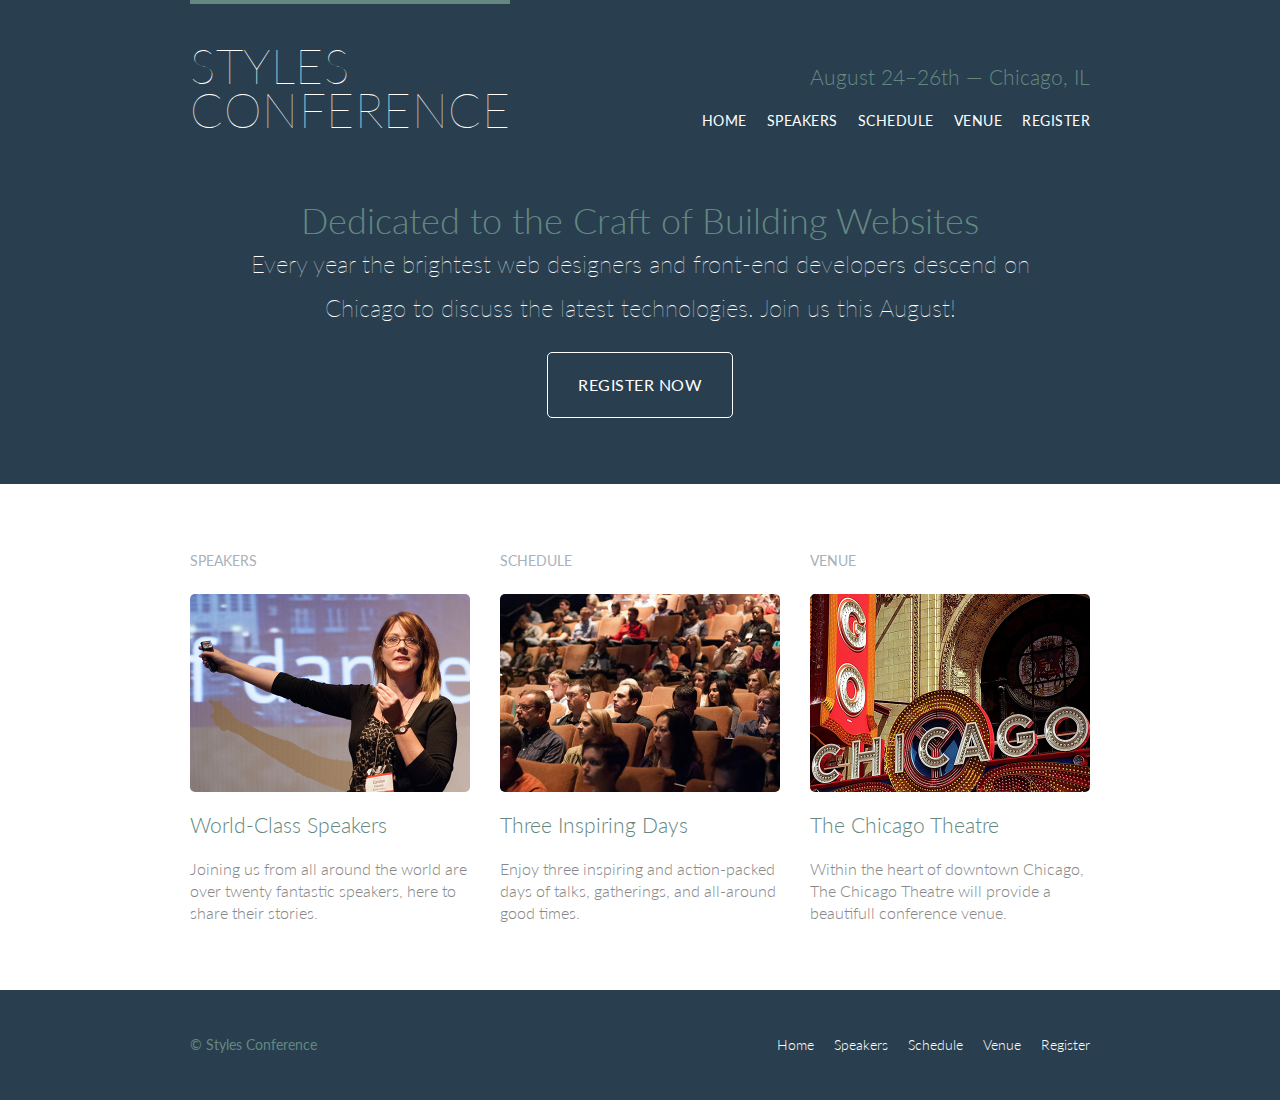
<file: index.html>
<!DOCTYPE html>
<html lang="en">

  <head>
    <meta charset="utf-8">
    <title>Styles Conference</title>
    <link rel="stylesheet" href="assets/stylesheets/main.css">
    <link rel="stylesheet" href="https://fonts.googleapis.com/css2?family=Lato:ital,wght@0,100;0,300;0,400;1,100;1,300;1,400&display=swap">
  </head>

  <body>

    <!-- Header -->

    <header class="primary-header container group">

      <h1 class="logo">
        <a href="index.html">Styles <br> Conference</a>
      </h1>

      <h3 class="tagline">August 24&ndash;26th &mdash; Chicago, IL</h3>

      <nav class="nav primary-nav">
        <ul>
        <li><a href="index.html">Home</a></li><!--
        --><li><a href="speakers.html">Speakers</a></li><!--
        --><li><a href="schedule.html">Schedule</a></li><!--
        --><li><a href="venue.html">Venue</a></li><!--
        --><li><a href="register.html">Register</a></li>
        </ul>
      </nav>

    </header>


    <!-- Hero -->

    <section class="hero container">

      <h2>Dedicated to the Craft of Building Websites</h2>

      <p>Every year the brightest web designers and front-end developers descend on Chicago to discuss the latest technologies. Join us this August!</p>

      <a href="register.html" class="btn btn-alt">Register Now</a>

    </section>


    <!-- Teasers -->

    <section class="row">
      <div class="grid">

    <!-- Speakers -->

      <section class="teaser col-1-3">
        <h5>Speakers</h5>
        <a href="speakers.html">
          <img src="assets/images/home/speakers.jpg" alt="Professional Speaker">
          <h3>World-Class Speakers</h3>
        </a>
        <p>Joining us from all around the world are over twenty fantastic speakers, here to share their stories.</p>
      </section><!--

      schedule

      --><section class="teaser col-1-3">
        <h5>Schedule</h5>
        <a href="schedule.html">
          <img src="assets/images/home/schedule.jpg" alt="Schedule">
          <h3>Three Inspiring Days</h3>
        </a>
        <p>Enjoy three inspiring and action-packed days of talks, gatherings, and all-around good times.</p>
      </section><!--

      Venue

      --><section class="teaser col-1-3">
        <h5>Venue</h5>
        <a href="venue.html">
          <img src="assets/images/home/venue.jpg" alt="Venue">
          <h3>The Chicago Theatre</h3>
        </a>
        <p>Within the heart of downtown Chicago, The Chicago Theatre will provide a beautifull conference venue.</p>
      </section>
      </div>

    </section>

    <!-- Footer -->

    <footer class="container primary-footer group">

      <small>&copy; Styles Conference</small>

      <nav class="nav">
        <ul>
          <li><a href="index.html">Home</a></li><!--
          --><li><a href="speakers.html">Speakers</a></li><!--
          --><li><a href="schedule.html">Schedule</a></li><!--
          --><li><a href="venue.html">Venue</a></li><!--
          --><li><a href="register.html">Register</a></li>
        </ul>
      </nav>

    </footer>

  </body>
</html>
</file>
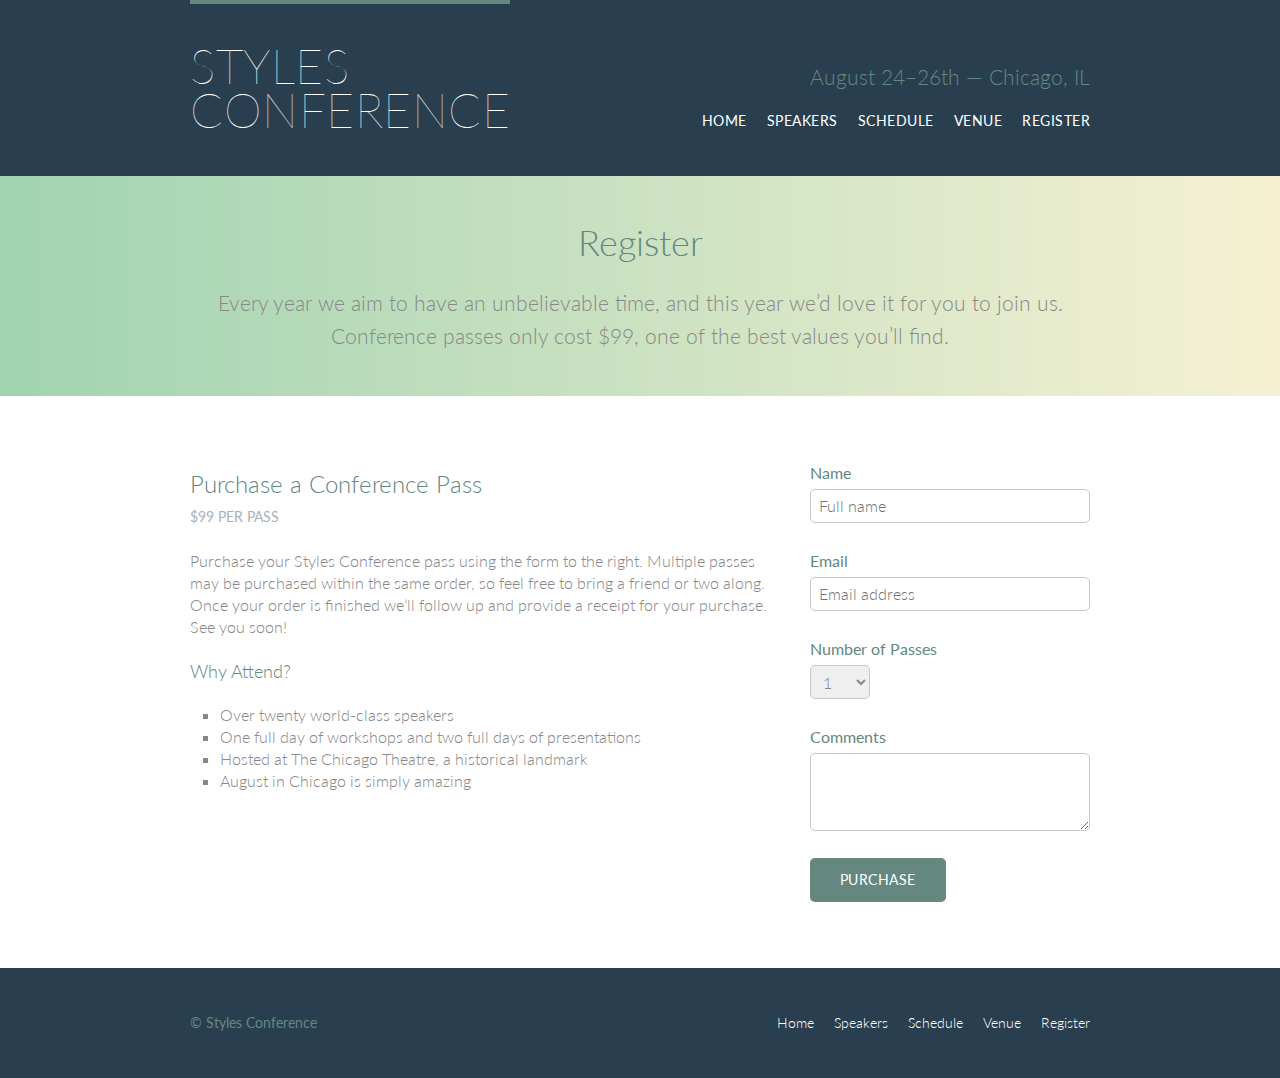
<file: register.html>
<!DOCTYPE html>
<html lang="en">

  <head>
    <meta charset="utf-8">
    <title>Register - Styles Conference</title>
    <link rel="stylesheet" href="assets/stylesheets/main.css">
    <link rel="stylesheet" href="https://fonts.googleapis.com/css2?family=Lato:ital,wght@0,100;0,300;0,400;1,100;1,300;1,400&display=swap">
  </head>

  <body>

    <!-- Header -->

    <header class="primary-header container group">

      <h1 class="logo">
        <a href="index.html">Styles <br> Conference</a>
      </h1>

      <h3 class="tagline">August 24&ndash;26th &mdash; Chicago, IL</h3>

      <nav class="nav primary-nav">
        <ul>
        <li><a href="index.html">Home</a></li><!--
        --><li><a href="speakers.html">Speakers</a></li><!--
        --><li><a href="schedule.html">Schedule</a></li><!--
        --><li><a href="venue.html">Venue</a></li><!--
        --><li><a href="register.html">Register</a></li>
        </ul>
      </nav>

    </header>

    <!-- Lead -->

    <section class="row-alt">

      <div class="lead container">
      <h1>Register</h1>
        <p>Every year we aim to have an unbelievable time, and this year we&#8217;d love it for you to join us. Conference passes only cost $99, one of the best values you&#8217;ll find.</p>
      </div>

    </section>

    <!-- Main Content -->

    <section class="row">
      <div class="grid">

        <!-- details -->

        <section class="col-2-3">
          <h2>Purchase a Conference Pass</h2>
          <h5>$99 per Pass</h5>

          <p>Purchase your Styles Conference pass using the form to the right. Multiple passes may be purchased within the same order, so feel free to bring a friend or two along. Once your order is finished we&#8217;ll follow up and provide a receipt for your purchase. See you soon!</p>

          <h4>Why Attend?</h4>

          <ul class="why-attend">
            <li>Over twenty world-class speakers</li>
            <li>One full day of workshops and two full days of presentations</li>
            <li>Hosted at The Chicago Theatre, a historical landmark</li>
            <li>August in Chicago is simply amazing</li>
          </ul>

        </section><!--

      --><form class="col-1-3" action="#" method="post">
          <fieldset class="register-group">
            
            <label>
              Name
              <input type="text" name="name" placeholder="Full name" required>
            </label>

            <label>
              Email
              <input type="email" name="email" placeholder="Email address" required>
            </label>

            <label>
              Number of Passes
              <select name="quantity" required>
                <option value="1" selected>1</option>
                <option value="2">2</option>
                <option value="3">3</option>
                <option value="4">4</option>
                <option value="5">5</option>
              </select>
            </label>

            <label>
              Comments
              <textarea name="comments"></textarea>
            </label>

          </fieldset>

          <input class="btn btn-default" type="submit" name="submit" value="Purchase">
        </form>
      </div>
    </section>

    <!-- Footer -->

    <footer class="primary-footer container group">

      <small>&copy; Styles Conference</small>

      <nav class="nav">
        <ul>
        <li><a href="index.html">Home</a></li><!--
        --><li><a href="speakers.html">Speakers</a></li><!--
        --><li><a href="schedule.html">Schedule</a></li><!--
        --><li><a href="venue.html">Venue</a></li><!--
        --><li><a href="register.html">Register</a></li>
        </ul>
      </nav>

    </footer>

  </body>
</html>
</file>
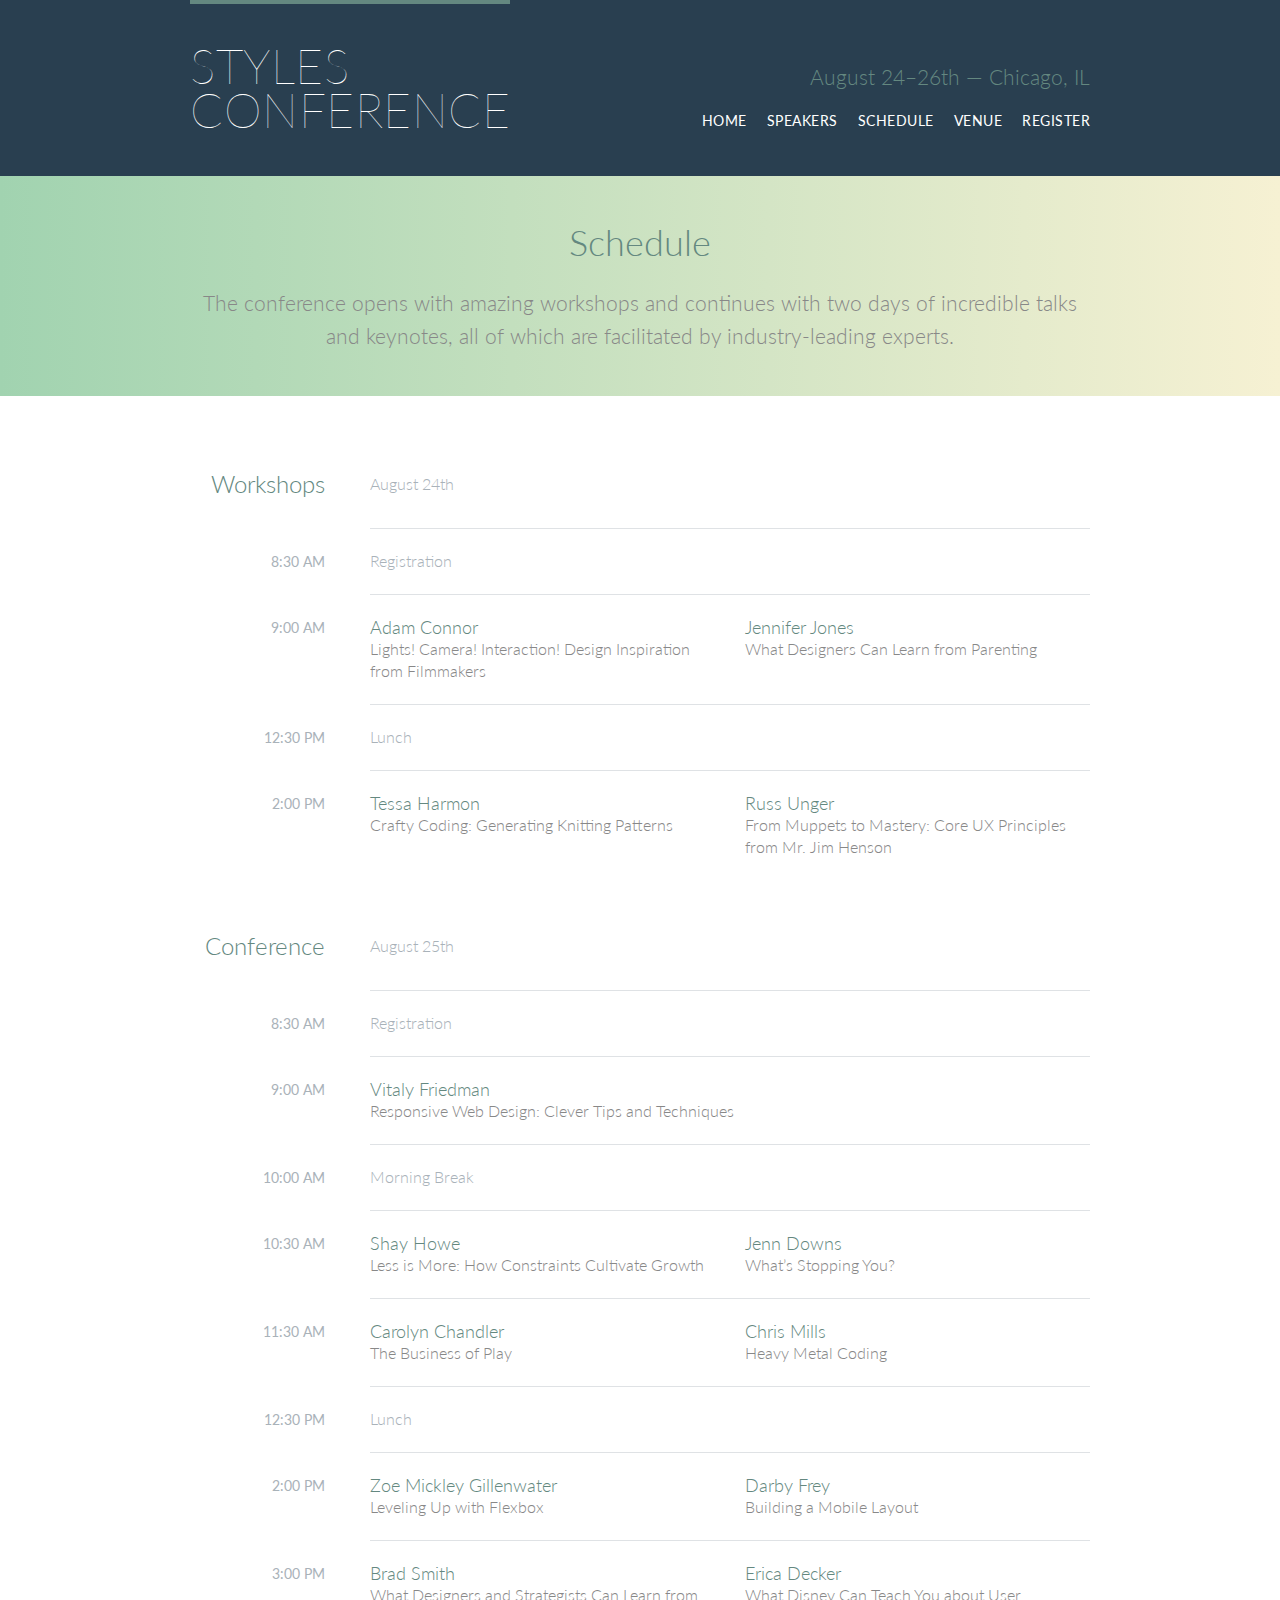
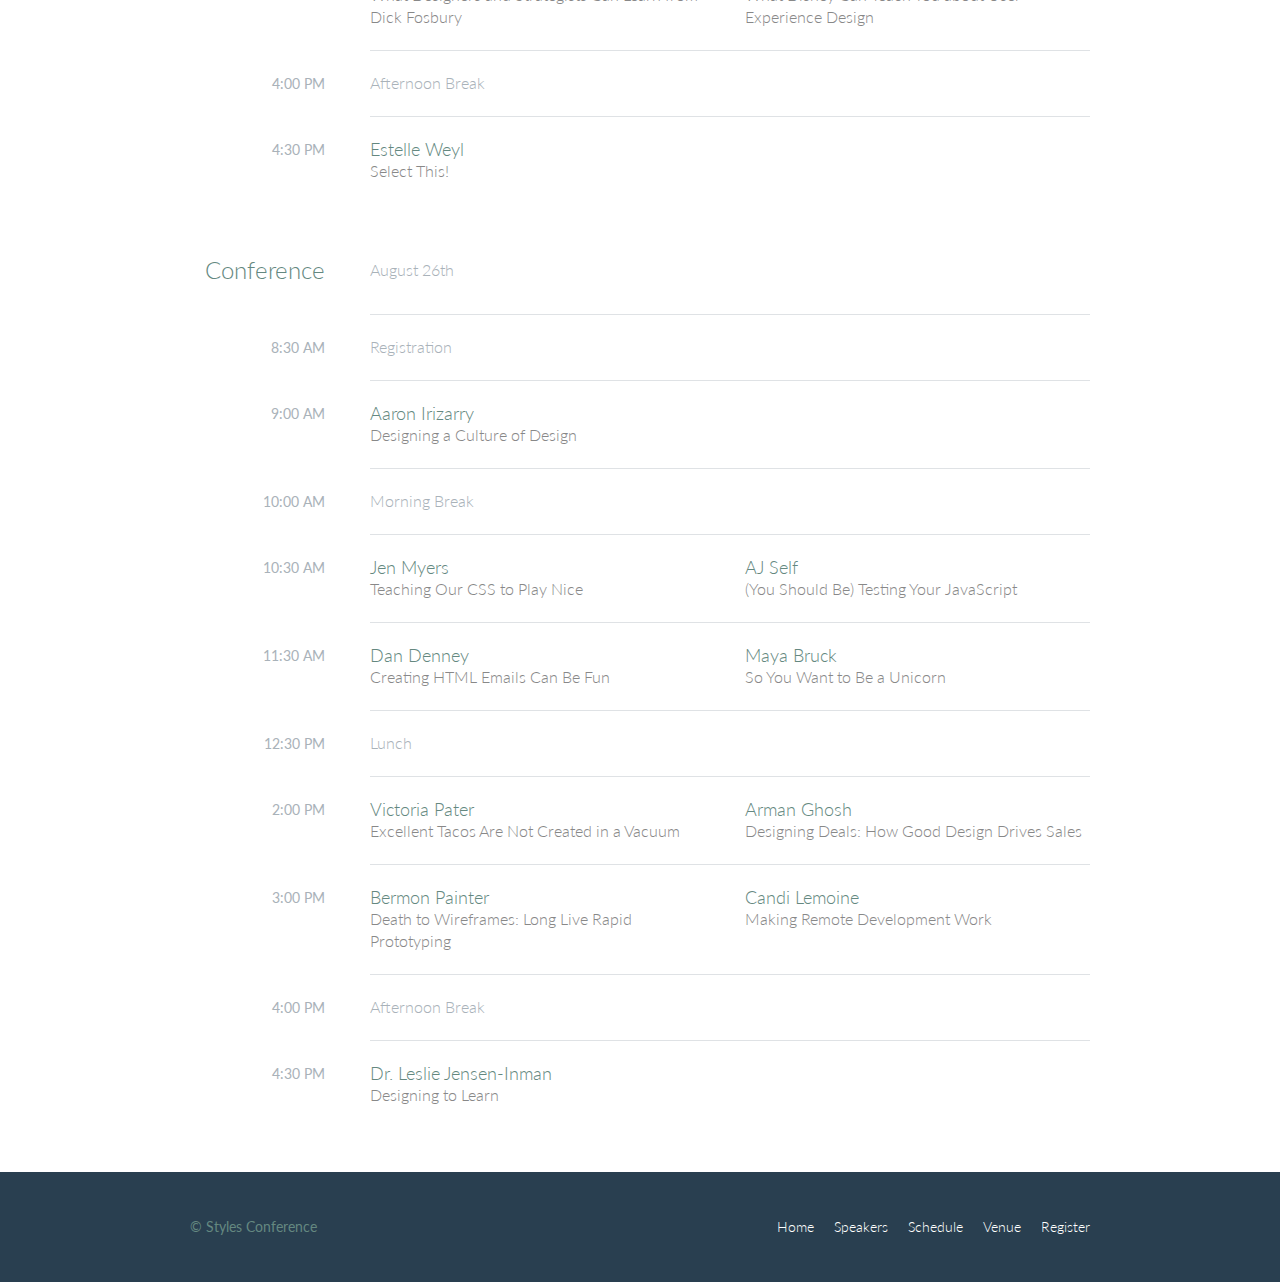
<file: schedule.html>
<!DOCTYPE html>
<html lang="en">

  <head>
    <meta charset="utf-8">
    <title>Schedule - Styles Conference</title>
    <link rel="stylesheet" href="assets/stylesheets/main.css">
    <link rel="stylesheet" href="https://fonts.googleapis.com/css2?family=Lato:ital,wght@0,100;0,300;0,400;1,100;1,300;1,400&display=swap">
  </head>

  <body>

    <!-- Header -->

    <header class="primary-header container group">

      <h1 class="logo">
        <a href="index.html">Styles <br> Conference</a>
      </h1>

      <h3 class="tagline">August 24&ndash;26th &mdash; Chicago, IL</h3>

      <nav class="nav primary-nav">
        <ul>
        <li><a href="index.html">Home</a></li><!--
        --><li><a href="speakers.html">Speakers</a></li><!--
        --><li><a href="schedule.html">Schedule</a></li><!--
        --><li><a href="venue.html">Venue</a></li><!--
        --><li><a href="register.html">Register</a></li>
        </ul>
      </nav>

    </header>

    <!-- Lead -->

    <section class="row-alt">

      <div class="lead container">
      <h1>Schedule</h1>
        <p>The conference opens with amazing workshops and continues with two days of incredible talks and keynotes, all of which are facilitated by industry-leading experts.</p>
      </div>

    </section>

    <!-- Main content -->

    <section class="row">
      <div class="container">

        <!-- Workshops -->

        <table>
          <thead>
            <tr>
              <th scope="row">
                Workshops
              </th>
              <td class="schedule-offset" colspan="2">
                August 24th
              </td>
            </tr>
          </thead>
          <tbody>
            <tr>
              <th scope="row">
                <time datetime="08:30:00">8:30 AM</time>
              </th>
              <td class="schedule-offset" colspan="2">
                Registration
              </td>
            </tr>
            <tr>
              <th scope="row">
                <time datetime="09:00:00">9:00 AM</time>
              </th>
              <td>
                <a href="speakers.html#adam-connor">
                  <h4>Adam Connor</h4>
                  Lights! Camera! Interaction! Design Inspiration from Filmmakers
                </a>
              </td>
              <td>
                <a href="speakers.html#jennifer-jones">
                  <h4>Jennifer Jones</h4>
                  What Designers Can Learn from Parenting
                </a>
              </td>
            </tr>
            <tr>
              <th scope="row">
                <time datetime="12:30:00">12:30 PM</time>
              </th>
              <td class="schedule-offset" colspan="2">
                Lunch
              </td>
            </tr>
            <tr>
              <th scope="row">
                <time datetime="14:00">2:00 PM</time>
              </th>
              <td>
                <a href="speakers.html#tessa-harmon">
                  <h4>Tessa Harmon</h4>
                  Crafty Coding: Generating Knitting Patterns
                </a>
              </td>
              <td>
                <a href="speakers.html#russ-unger">
                  <h4>Russ Unger</h4>
                  From Muppets to Mastery: Core UX Principles from Mr. Jim Henson
                </a>
              </td>
            </tr>
          </tbody>
        </table>

        <!-- Conference -->

        <table>
          <thead>
            <tr>
              <th scope="row">
                Conference
              </th>
              <td class="schedule-offset" colspan="2">
                August 25th
              </td>
            </tr>
          </thead>
          <tbody>
            <tr>
              <th scope="row">
                <time datetime="08:30:00">8:30 AM</time>
              </th>
              <td class="schedule-offset" colspan="2">
                Registration
              </td>
            </tr>
            <tr>
              <th scope="row">
                <time datetime="09:00:00">9:00 AM</time>
              </th>
              <td colspan="2">
                <a href="speakers.html#vitaly-friedman">
                  <h4>Vitaly Friedman</h4>
                  Responsive Web Design: Clever Tips and Techniques
                </a>
              </td>
            </tr>
            <tr>
              <th scope="row">
                <time datetime="10:00:00">10:00 AM</time>
              </th>
              <td class="schedule-offset" colspan="2">
                Morning Break
              </td>
            </tr>
            <tr>
              <th scope="row">
                <time datetime="10:30:00">10:30 AM</time>
              </th>
              <td>
                <a href="speakers.html#shay-howe">
                  <h4>Shay Howe</h4>
                  Less is More: How Constraints Cultivate Growth
                </a>
              </td>
              <td>
                <a href="speakers.html#jenn-downs">
                  <h4>Jenn Downs</h4>
                  What&#8217;s Stopping You?
                </a>
              </td>
            </tr>
            <tr>
              <th scope="row">
                <time datetime="11:30:00">11:30 AM</time>
              </th>
              <td>
                <a href="speakers.html#carolyn-chandler">
                  <h4>Carolyn Chandler</h4>
                  The Business of Play
                </a>
              </td>
              <td>
                <a href="speakers.html#chris-mills">
                  <h4>Chris Mills</h4>
                  Heavy Metal Coding
                </a>
              </td>
            </tr>
            <tr>
              <th scope="row">
                <time datetime="12:30:00">12:30 PM</time>
              </th>
              <td class="schedule-offset" colspan="2">
                Lunch
              </td>
            </tr>
            <tr>
              <th scope="row">
                <time datetime="14:00">2:00 PM</time>
              </th>
              <td>
                <a href="speakers.html#zoe-mickley-gillenwater">
                  <h4>Zoe Mickley Gillenwater</h4>
                  Leveling Up with Flexbox
                </a>
              </td>
              <td>
                <a href="speakers.html#darby-frey">
                  <h4>Darby Frey</h4>
                  Building a Mobile Layout
                </a>
              </td>
            </tr>
            <tr>
              <th scope="row">
                <time datetime="15:00:00">3:00 PM</time>
              </th>
              <td>
                <a href="speakers.html#brad-smith">
                  <h4>Brad Smith</h4>
                  What Designers and Strategists Can Learn from Dick Fosbury
                </a>
              </td>
              <td>
                <a href="speakers.html#erica-decker">
                  <h4>Erica Decker</h4>
                  What Disney Can Teach You about User Experience Design
                </a>
              </td>
            </tr>
            <tr>
              <th scope="row">
                <time datetime="16:00:00">4:00 PM</time>
              </th>
              <td class="schedule-offset" colspan="2">
                Afternoon Break
              </td>
            </tr>
            <tr>
              <th scope="row">
                <time datetime="16:30:00">4:30 PM</time>
              </th>
              <td colspan="2">
                <a href="speakers.html#estelle-weyl">
                  <h4>Estelle Weyl</h4>
                  Select This!
                </a>
              </td>
            </tr>
          </tbody>
        </table>

        <!-- Conference -->

        <table>
          <thead>
            <tr>
              <th scope="row">
                Conference
              </th>
              <td class="schedule-offset" colspan="2">
                August 26th
              </td>
            </tr>
          </thead>
          <tbody>
            <tr>
              <th scope="row">
                <time datetime="08:30:00">8:30 AM</time>
              </th>
              <td class="schedule-offset" colspan="2">
                Registration
              </td>
            </tr>
            <tr>
              <th scope="row">
                <time datetime="09:00:00">9:00 AM</time>
              </th>
              <td colspan="2">
                <a href="speakers.html#aaron-irizarry">
                  <h4>Aaron Irizarry</h4>
                  Designing a Culture of Design
                </a>
              </td>
            </tr>
            <tr>
              <th scope="row">
                <time datetime="10:00:00">10:00 AM</time>
              </th>
              <td class="schedule-offset" colspan="2">
                Morning Break
              </td>
            </tr>
            <tr>
              <th scope="row">
                <time datetime="10:30:00">10:30 AM</time>
              </th>
              <td>
                <a href="speakers.html#jen-myers">
                  <h4>Jen Myers</h4>
                  Teaching Our CSS to Play Nice
                </a>
              </td>
              <td>
                <a href="speakers.html#aj-self">
                  <h4>AJ Self</h4>
                  (You Should Be) Testing Your JavaScript
                </a>
              </td>
            </tr>
            <tr>
              <th scope="row">
                <time datetime="11:30:00">11:30 AM</time>
              </th>
              <td>
                <a href="speakers.html#dan-denney">
                  <h4>Dan Denney</h4>
                  Creating HTML Emails Can Be Fun
                </a>
              </td>
              <td>
                <a href="speakers.html#maya-bruck">
                  <h4>Maya Bruck</h4>
                  So You Want to Be a Unicorn
                </a>
              </td>
            </tr>
            <tr>
              <th scope="row">
                <time datetime="12:30:00">12:30 PM</time>
              </th>
              <td class="schedule-offset" colspan="2">
                Lunch
              </td>
            </tr>
            <tr>
              <th scope="row">
                <time datetime="14:00">2:00 PM</time>
              </th>
              <td>
                <a href="speakers.html#victoria-pater">
                  <h4>Victoria Pater</h4>
                  Excellent Tacos Are Not Created in a Vacuum
                </a>
              </td>
              <td>
                <a href="speakers.html#arman-ghosh">
                  <h4>Arman Ghosh</h4>
                  Designing Deals: How Good Design Drives Sales
                </a>
              </td>
            </tr>
            <tr>
              <th scope="row">
                <time datetime="15:00:00">3:00 PM</time>
              </th>
              <td>
                <a href="speakers.html#bermon-painter">
                  <h4>Bermon Painter</h4>
                  Death to Wireframes: Long Live Rapid Prototyping
                </a>
              </td>
              <td>
                <a href="speakers.html#candi-lemoine">
                  <h4>Candi Lemoine</h4>
                  Making Remote Development Work
                </a>
              </td>
            </tr>
            <tr>
              <th scope="row">
                <time datetime="16:00:00">4:00 PM</time>
              </th>
              <td class="schedule-offset" colspan="2">
                Afternoon Break
              </td>
            </tr>
            <tr>
              <th scope="row">
                <time datetime="16:30:00">4:30 PM</time>
              </th>
              <td colspan="2">
                <a href="speakers.html#leslie-jensen-inman">
                  <h4>Dr. Leslie Jensen-Inman</h4>
                  Designing to Learn
                </a>
              </td>
            </tr>
          </tbody>
        </table>

      </div>
    </section>

    <!-- Footer -->

    <footer class="primary-footer container group">

      <small>&copy; Styles Conference</small>

      <nav class="nav">
        <ul>
        <li><a href="index.html">Home</a></li><!--
        --><li><a href="speakers.html">Speakers</a></li><!--
        --><li><a href="schedule.html">Schedule</a></li><!--
        --><li><a href="venue.html">Venue</a></li><!--
        --><li><a href="register.html">Register</a></li>
        </ul>
      </nav>

    </footer>

  </body>
</html>
</file>
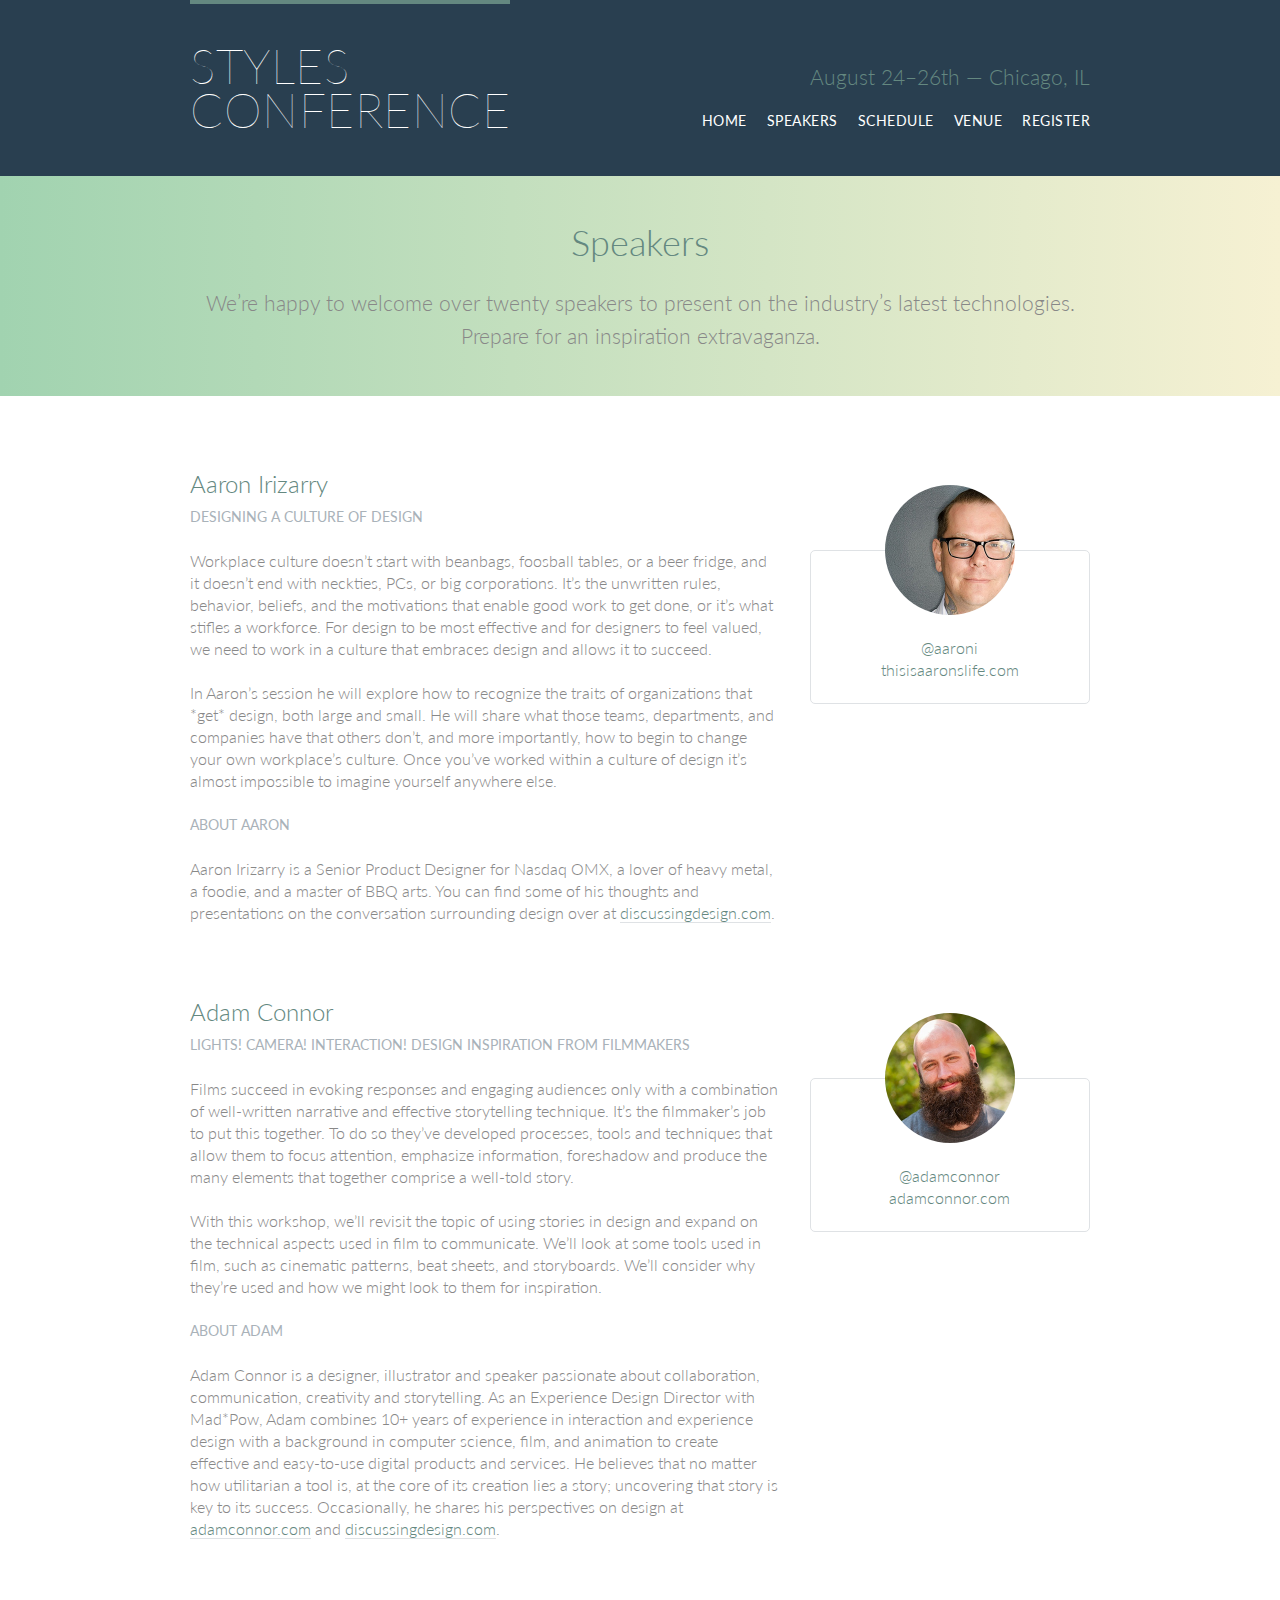
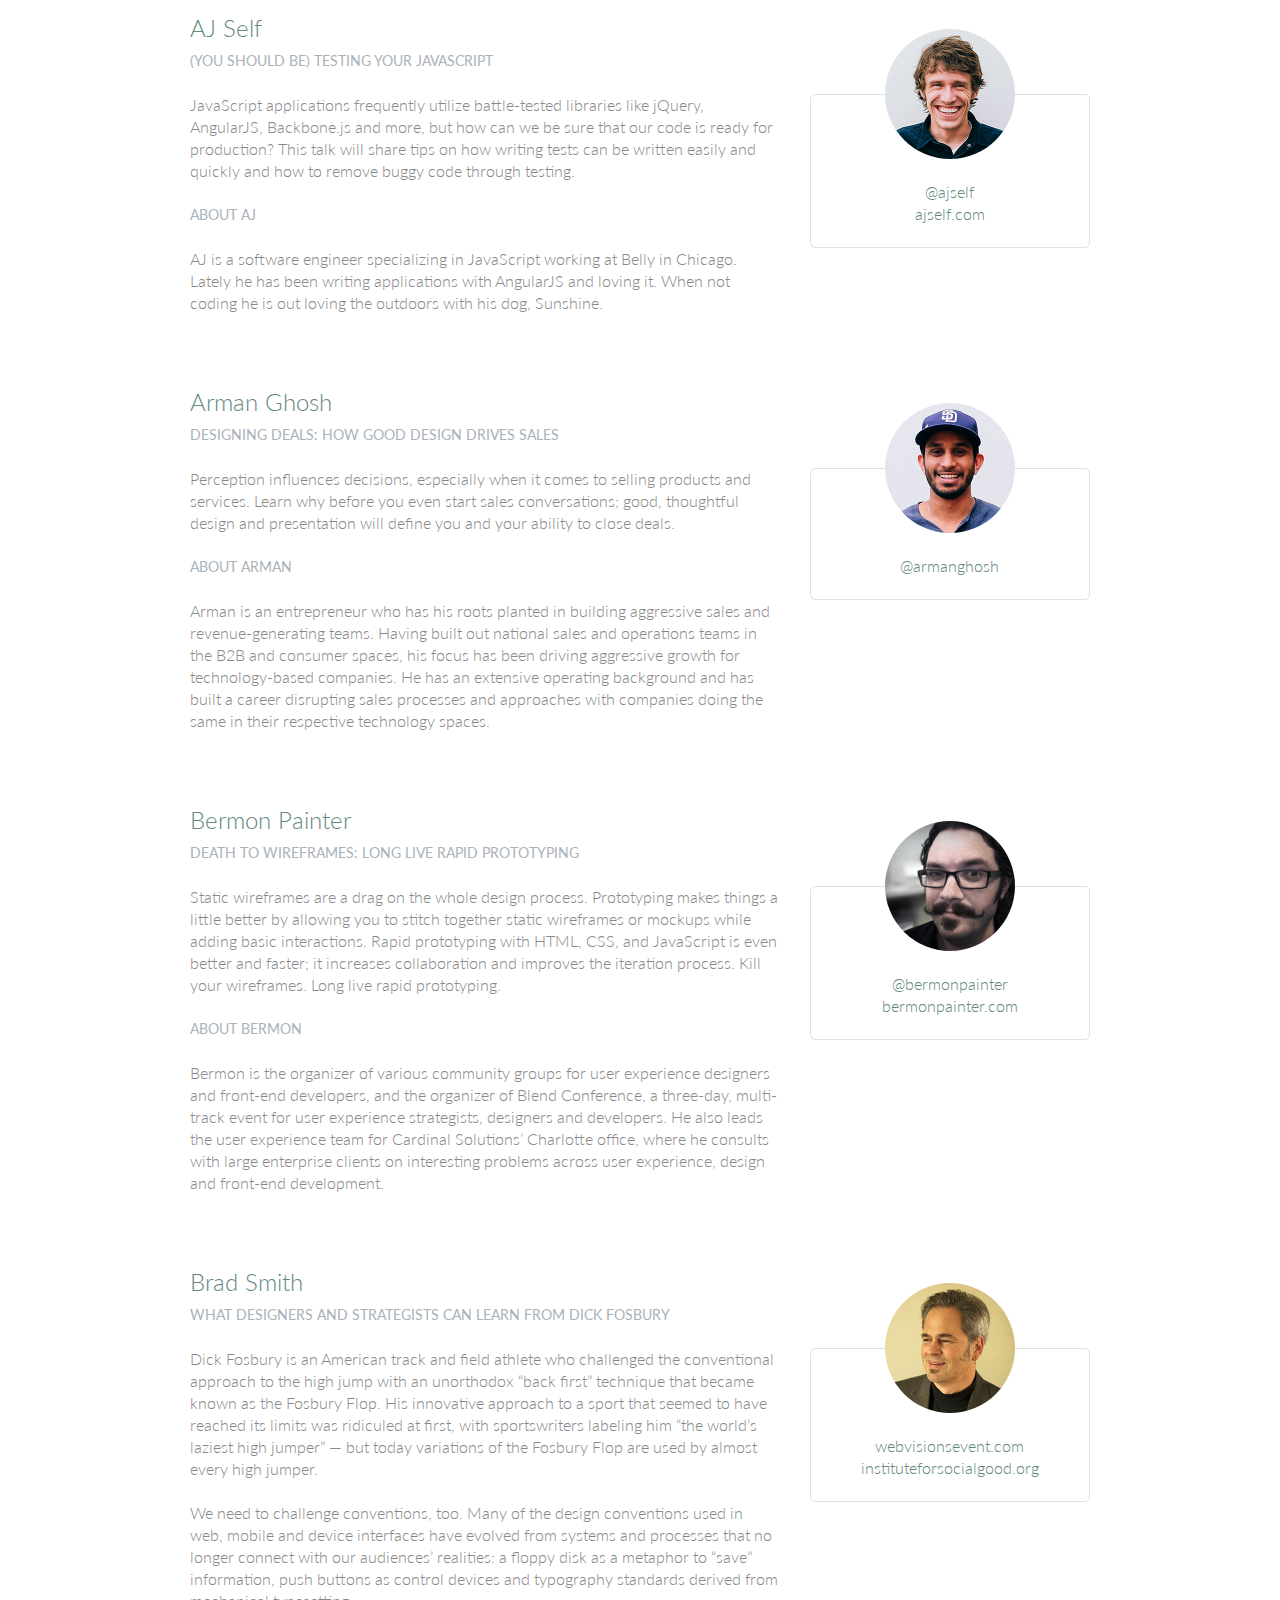
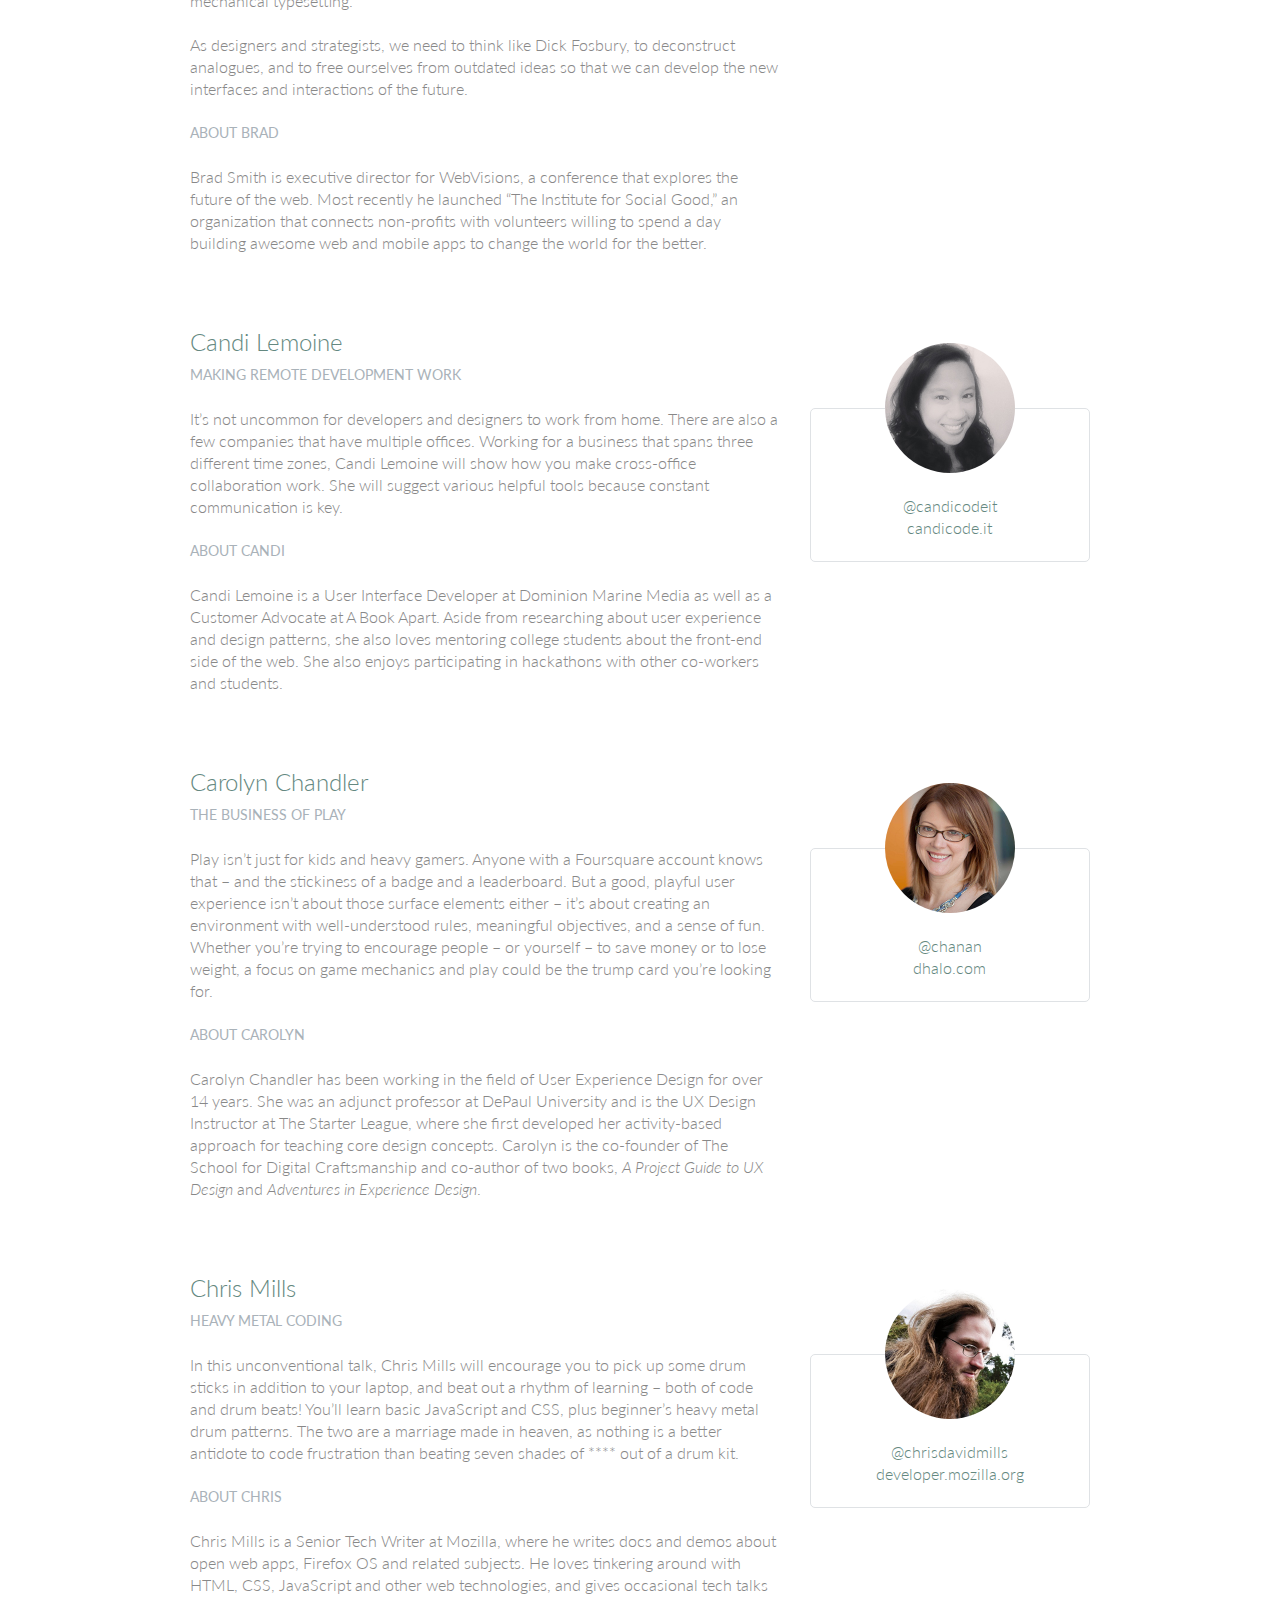
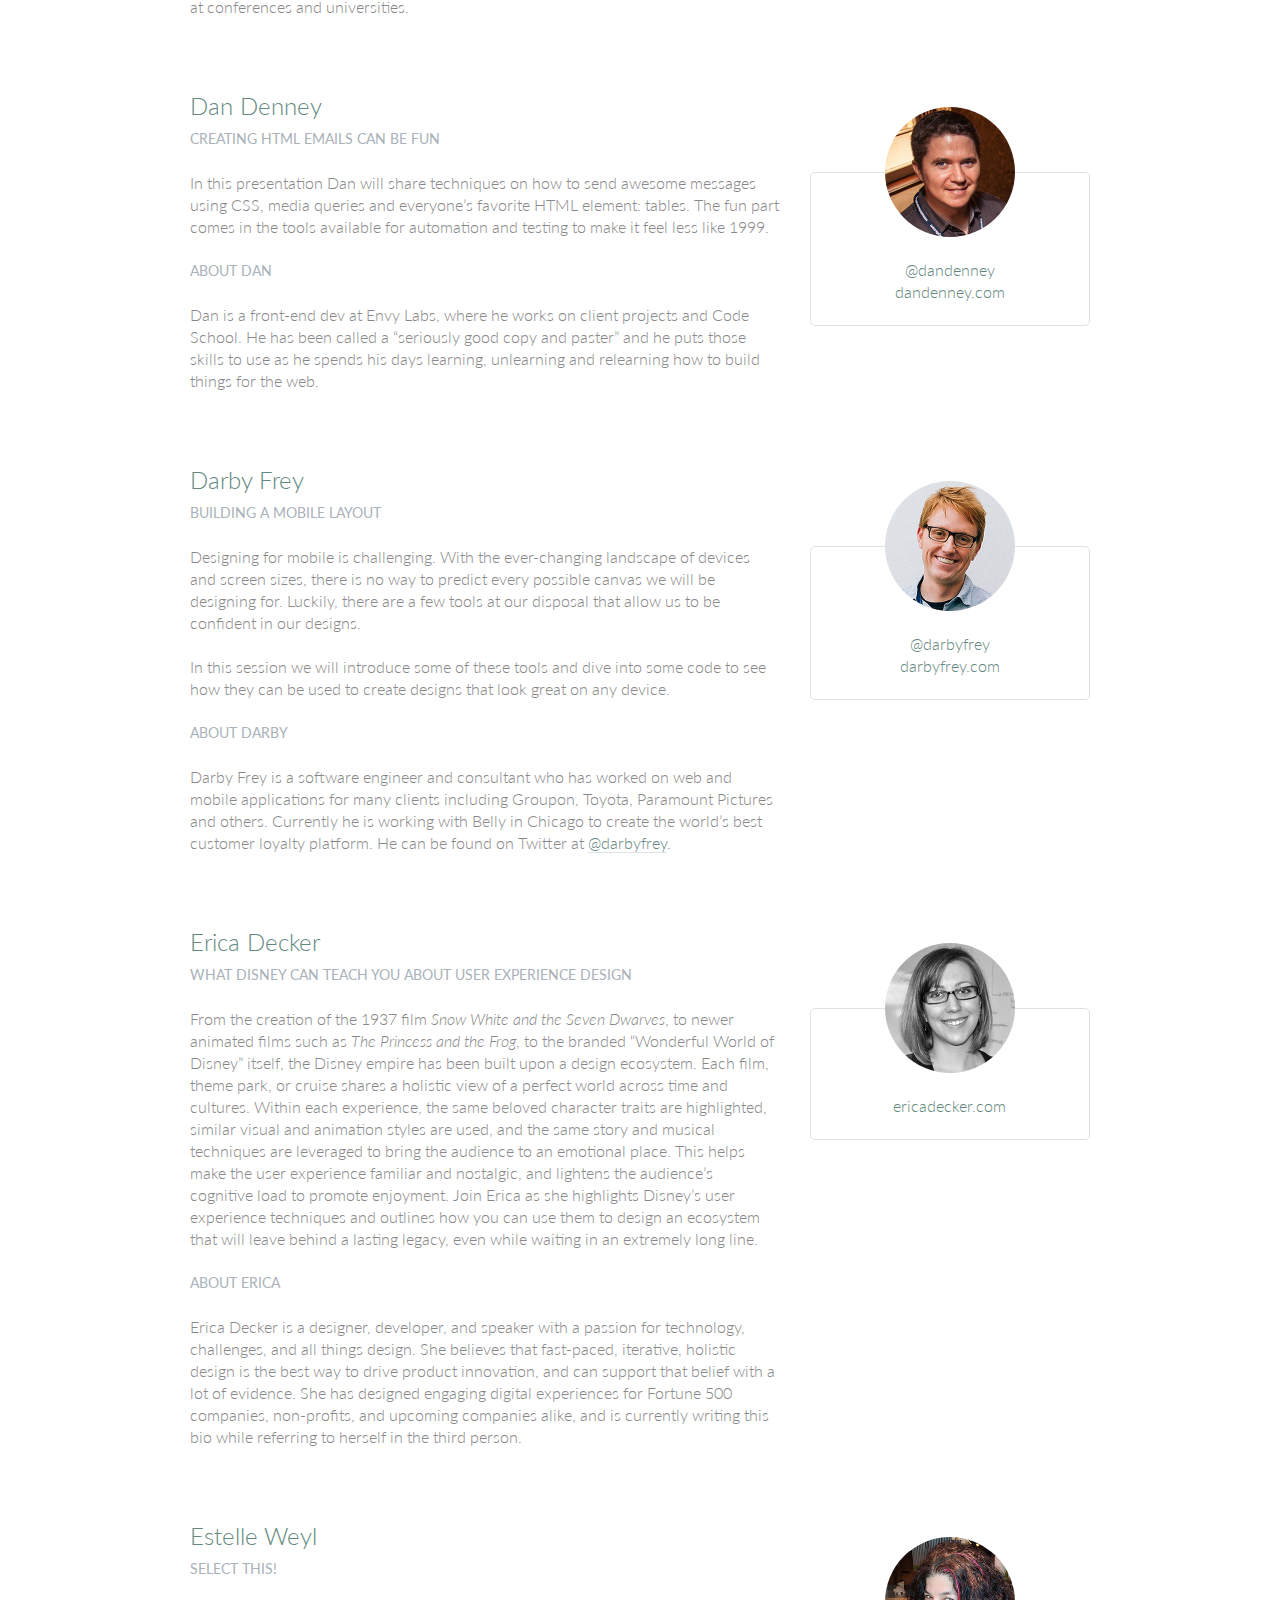
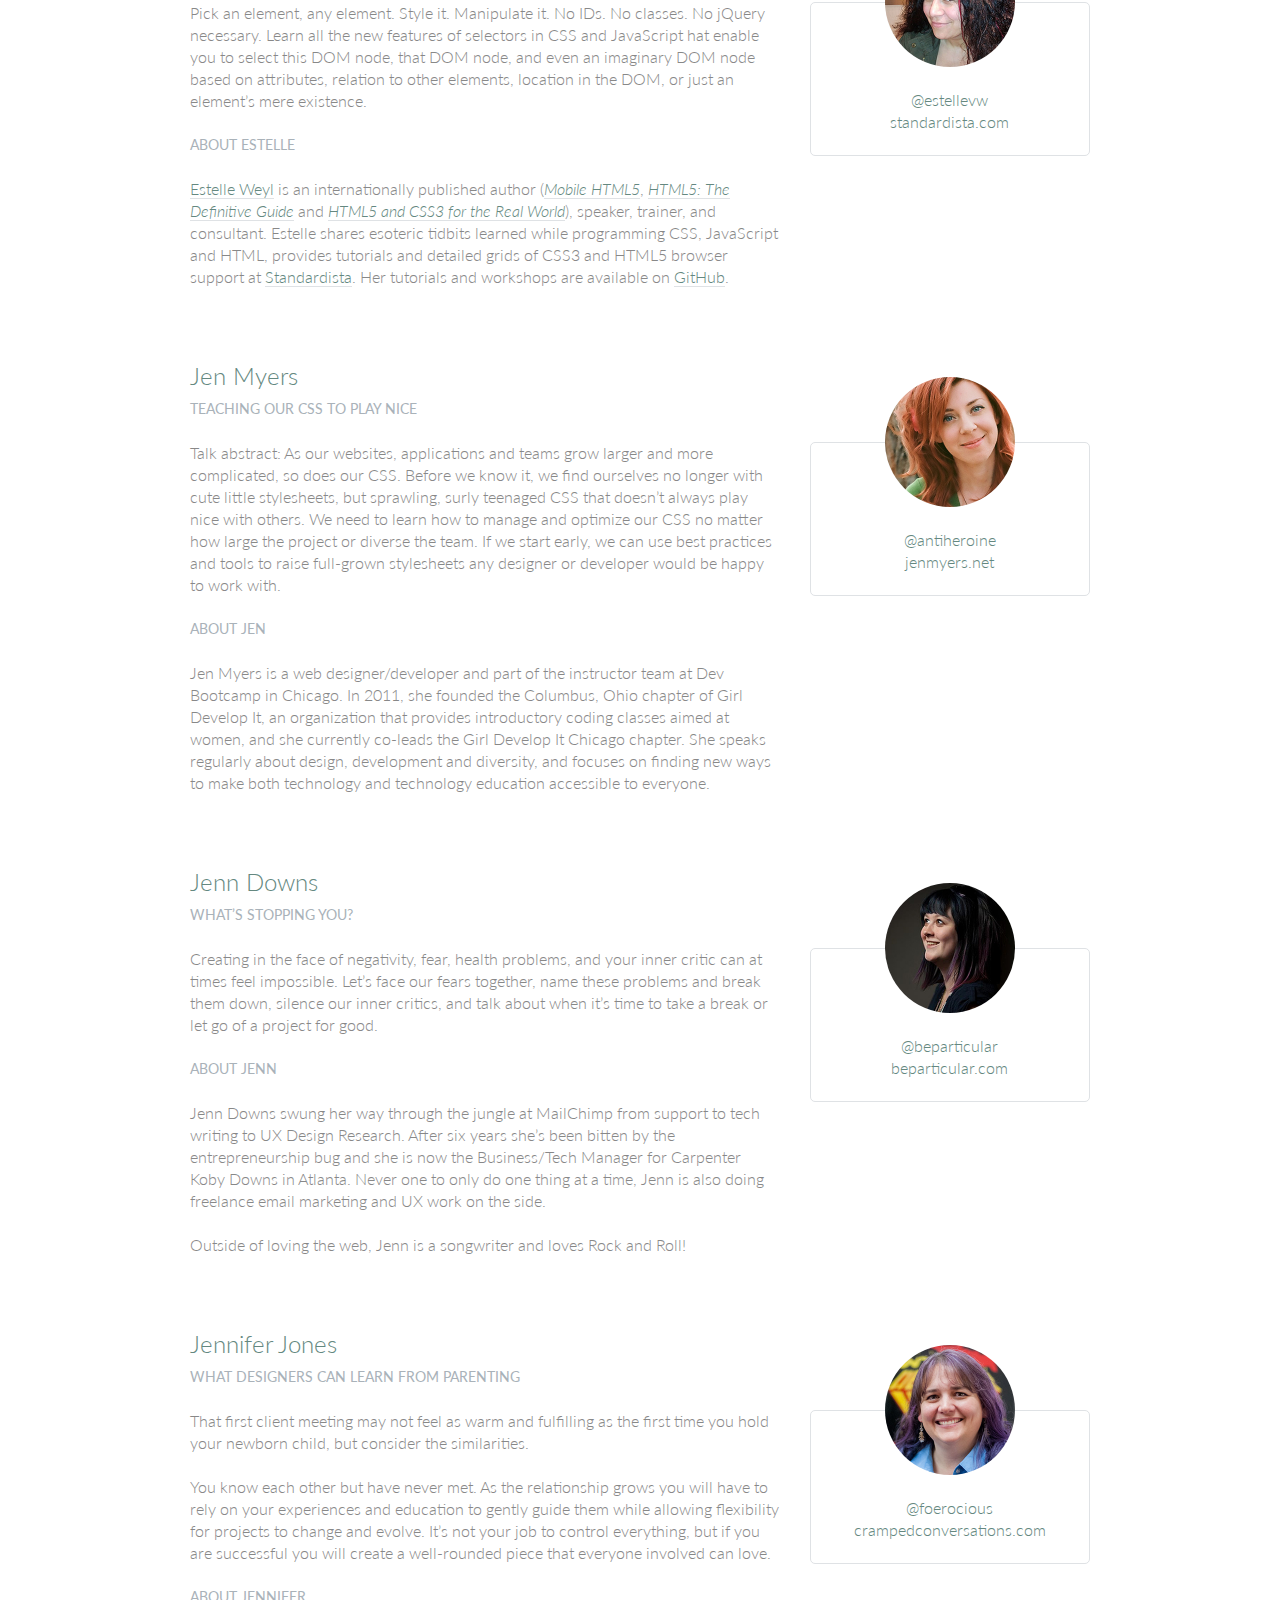
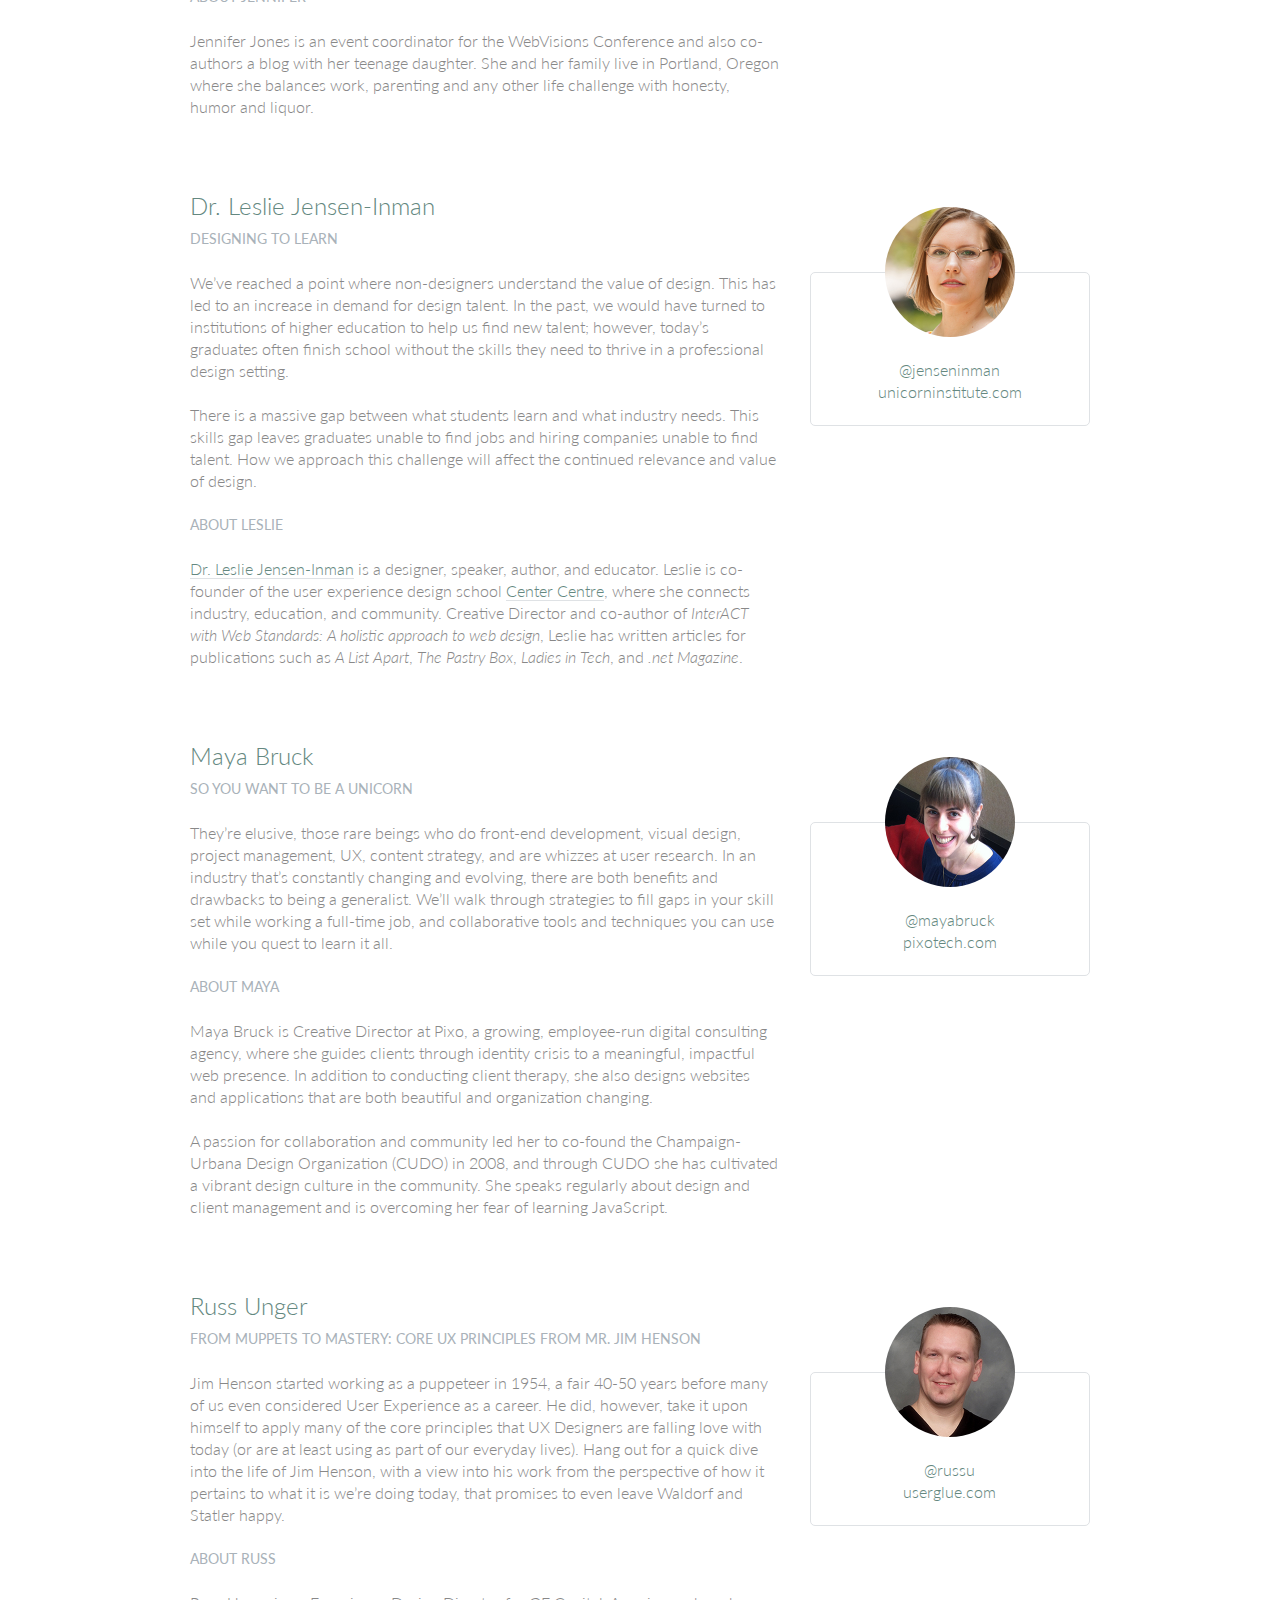
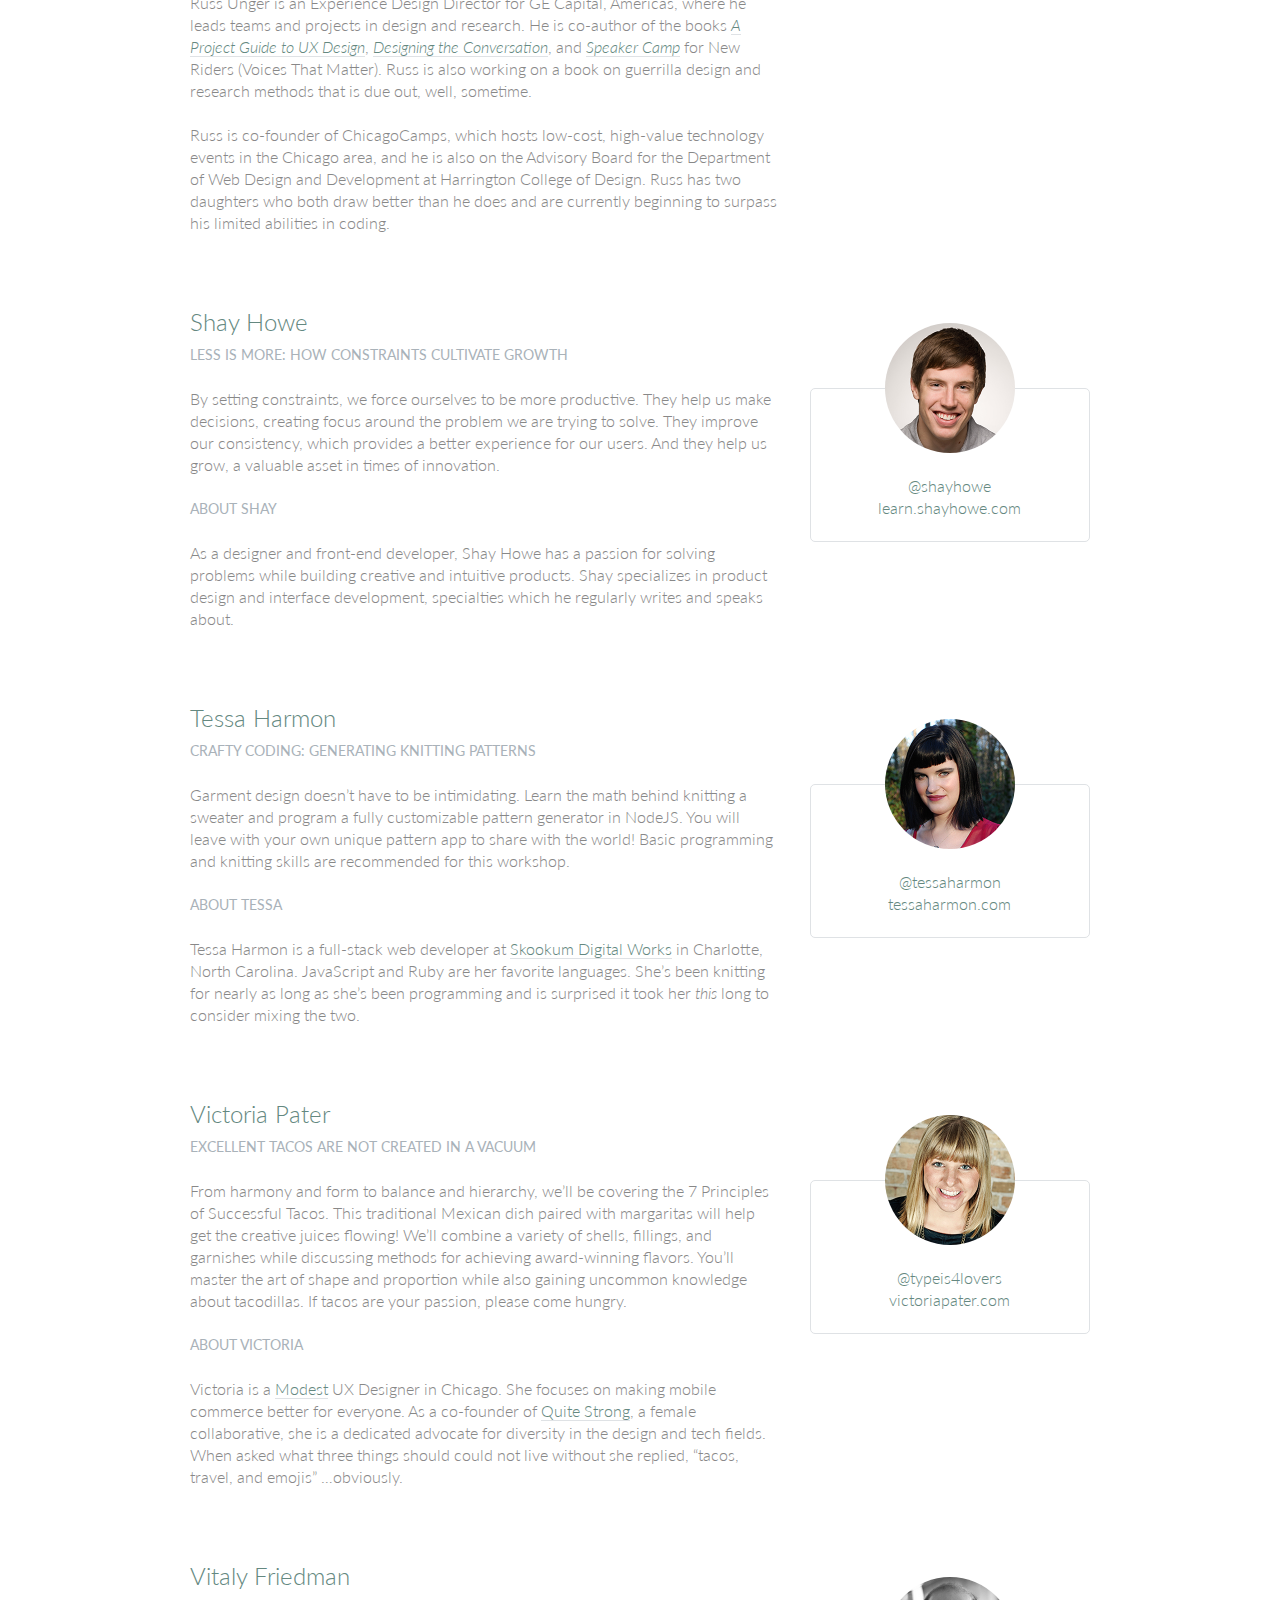
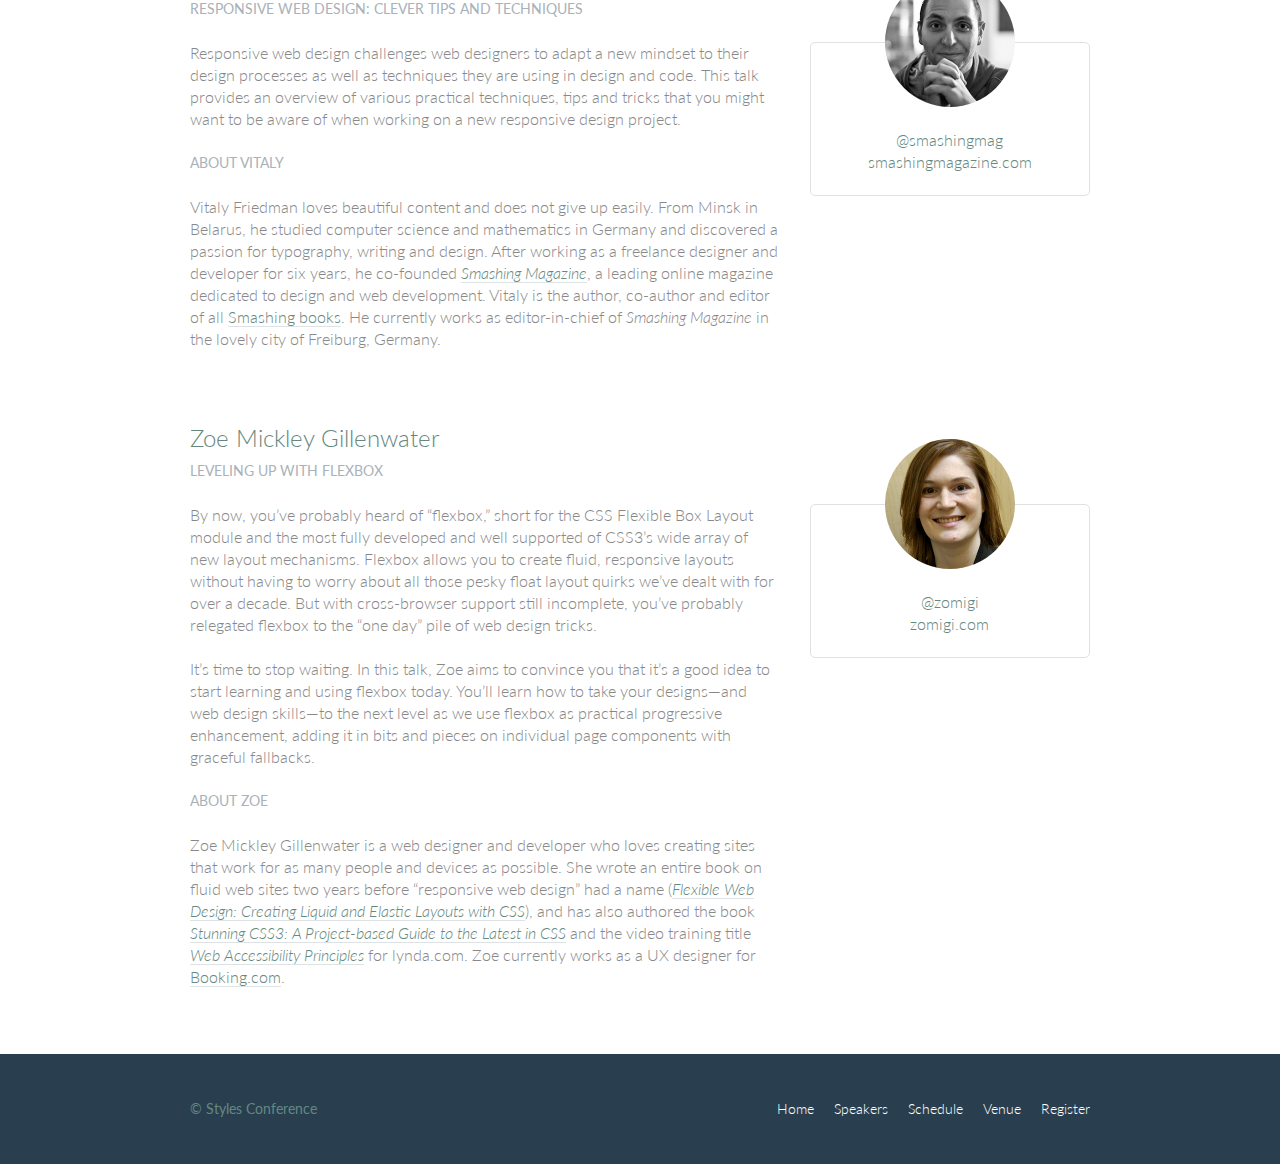
<file: speakers.html>
<!DOCTYPE html>
<html lang="en">

  <head>
    <meta charset="utf-8">
    <title>Speakers - Styles Conference</title>
    <link rel="stylesheet" href="assets/stylesheets/main.css">
    <link rel="stylesheet" href="http://fonts.googleapis.com/css?family=Lato:100,300,400">
  </head>

  <body>

    <!-- Header -->

    <header class="primary-header container group">

      <h1 class="logo">
        <a href="index.html">Styles <br> Conference</a>
      </h1>

      <h3 class="tagline">August 24&ndash;26th &mdash; Chicago, IL</h3>

      <nav class="nav primary-nav">
        <ul>
          <li><a href="index.html">Home</a></li><!--
          --><li><a href="speakers.html">Speakers</a></li><!--
          --><li><a href="schedule.html">Schedule</a></li><!--
          --><li><a href="venue.html">Venue</a></li><!--
          --><li><a href="register.html">Register</a></li>
        </ul>
      </nav>

    </header>

    <!-- Lead -->

    <section class="row-alt">
      <div class="lead container">

        <h1>Speakers</h1>

        <p>We&#8217;re happy to welcome over twenty speakers to present on the industry&#8217;s latest technologies. Prepare for an inspiration extravaganza.</p>

      </div>
    </section>

    <!-- Main content -->

    <section class="row">
      <div class="grid">

        <!-- Aaron Irizarry -->

        <section class="speaker" id="aaron-irizarry">

          <div class="col-2-3">

            <h2>Aaron Irizarry</h2>
            <h5>Designing a Culture of Design</h5>

            <p>Workplace culture doesn&#8217;t start with beanbags, foosball tables, or a beer fridge, and it doesn&#8217;t end with neckties, PCs, or big corporations. It&#8217;s the unwritten rules, behavior, beliefs, and the motivations that enable good work to get done, or it&#8217;s what stifles a workforce. For design to be most effective and for designers to feel valued, we need to work in a culture that embraces design and allows it to succeed.</p>

            <p>In Aaron&#8217;s session he will explore how to recognize the traits of organizations that *get* design, both large and small. He will share what those teams, departments, and companies have that others don&#8217;t, and more importantly, how to begin to change your own workplace&#8217;s culture. Once you&#8217;ve worked within a culture of design it&#8217;s almost impossible to imagine yourself anywhere else.</p>

            <h5>About Aaron</h5>

            <p>Aaron Irizarry is a Senior Product Designer for Nasdaq OMX, a lover of heavy metal, a foodie, and a master of BBQ arts. You can find some of his thoughts and presentations on the conversation surrounding design over at <a href="http://www.discussingdesign.com/">discussingdesign.com</a>.</p>

          </div><!--

          --><aside class="col-1-3">
            <div class="speaker-info">

              <img src="assets/images/speakers/aaron-irizarry.jpg" alt="Aaron Irizarry">

              <ul>
                <li><a href="https://twitter.com/aaroni">@aaroni</a></li>
                <li><a href="http://www.thisisaaronslife.com/">thisisaaronslife.com</a></li>
              </ul>

            </div>
          </aside>

        </section>

        <!-- Adam Connor -->

        <section class="speaker" id="adam-connor">

          <div class="col-2-3">

            <h2>Adam Connor</h2>
            <h5>Lights! Camera! Interaction! Design Inspiration from Filmmakers</h5>

            <p>Films succeed in evoking responses and engaging audiences only with a combination of well-written narrative and effective storytelling technique. It&#8217;s the filmmaker&#8217;s job to put this together. To do so they&#8217;ve developed processes, tools and techniques that allow them to focus attention, emphasize information, foreshadow and produce the many elements that together comprise a well-told story.</p>

            <p>With this workshop, we&#8217;ll revisit the topic of using stories in design and expand on the technical aspects used in film to communicate. We&#8217;ll look at some tools used in film, such as cinematic patterns, beat sheets, and storyboards. We&#8217;ll consider why they&#8217;re used and how we might look to them for inspiration.</p>

            <h5>About Adam</h5>

            <p>Adam Connor is a designer, illustrator and speaker passionate about collaboration, communication, creativity and storytelling. As an Experience Design Director with Mad*Pow, Adam combines 10+ years of experience in interaction and experience design with a background in computer science, film, and animation to create effective and easy-to-use digital products and services. He believes that no matter how utilitarian a tool is, at the core of its creation lies a story; uncovering that story is key to its success. Occasionally, he shares his perspectives on design at <a href="http://adamconnor.com/">adamconnor.com</a> and <a href="http://www.discussingdesign.com/">discussingdesign.com</a>.</p>

          </div><!--

          --><aside class="col-1-3">
            <div class="speaker-info">

              <img src="assets/images/speakers/adam-connor.jpg" alt="Adam Connor">

              <ul>
                <li><a href="https://twitter.com/adamconnor">@adamconnor</a></li>
                <li><a href="http://adamconnor.com/">adamconnor.com</a></li>
              </ul>

            </div>
          </aside>

        </section>

        <!-- AJ Self -->

        <section class="speaker" id="aj-self">

          <div class="col-2-3">

            <h2>AJ Self</h2>
            <h5>(You Should Be) Testing Your JavaScript</h5>

            <p>JavaScript applications frequently utilize battle-tested libraries like jQuery, AngularJS, Backbone.js and more, but how can we be sure that our code is ready for production? This talk will share tips on how writing tests can be written easily and quickly and how to remove buggy code through testing.</p>

            <h5>About AJ</h5>

            <p>AJ is a software engineer specializing in JavaScript working at Belly in Chicago. Lately he has been writing applications with AngularJS and loving it. When not coding he is out loving the outdoors with his dog, Sunshine.</p>

          </div><!--

          --><aside class="col-1-3">
            <div class="speaker-info">

              <img src="assets/images/speakers/aj-self.jpg" alt="AJ Self">

              <ul>
                <li><a href="https://twitter.com/ajself">@ajself</a></li>
                <li><a href="http://www.ajself.com/">ajself.com</a></li>
              </ul>

            </div>
          </aside>

        </section>

        <!-- Arman Ghosh -->

        <section class="speaker" id="arman-ghosh">

          <div class="col-2-3">

            <h2>Arman Ghosh</h2>
            <h5>Designing Deals: How Good Design Drives Sales</h5>

            <p>Perception influences decisions, especially when it comes to selling products and services. Learn why before you even start sales conversations; good, thoughtful design and presentation will define you and your ability to close deals.</p>

            <h5>About Arman</h5>

            <p>Arman is an entrepreneur who has his roots planted in building aggressive sales and revenue-generating teams. Having built out national sales and operations teams in the B2B and consumer spaces, his focus has been driving aggressive growth for technology-based companies. He has an extensive operating background and has built a career disrupting sales processes and approaches with companies doing the same in their respective technology spaces.</p>

          </div><!--

          --><aside class="col-1-3">
            <div class="speaker-info">

              <img src="assets/images/speakers/arman-ghosh.jpg" alt="Arman Ghosh">

              <ul>
                <li><a href="https://twitter.com/armanghosh">@armanghosh</a></li>
              </ul>

            </div>
          </aside>

        </section>

        <!-- Bermon Painter -->

        <section class="speaker" id="bermon-painter">

          <div class="col-2-3">

            <h2>Bermon Painter</h2>
            <h5>Death to Wireframes: Long Live Rapid Prototyping</h5>

            <p>Static wireframes are a drag on the whole design process. Prototyping makes things a little better by allowing you to stitch together static wireframes or mockups while adding basic interactions. Rapid prototyping with HTML, CSS, and JavaScript is even better and faster; it increases collaboration and improves the iteration process. Kill your wireframes. Long live rapid prototyping.</p>

            <h5>About Bermon</h5>

            <p>Bermon is the organizer of various community groups for user experience designers and front-end developers, and the organizer of Blend Conference, a three-day, multi-track event for user experience strategists, designers and developers. He also leads the user experience team for Cardinal Solutions&#8217; Charlotte office, where he consults with large enterprise clients on interesting problems across user experience, design and front-end development.</p>

          </div><!--

          --><aside class="col-1-3">
            <div class="speaker-info">

              <img src="assets/images/speakers/bermon-painter.jpg" alt="Bermon Painter">

              <ul>
                <li><a href="https://twitter.com/bermonpainter">@bermonpainter</a></li>
                <li><a href="http://bermonpainter.com/">bermonpainter.com</a></li>
              </ul>

            </div>
          </aside>

        </section>

        <!-- Brad Smith -->

        <section class="speaker" id="brad-smith">

          <div class="col-2-3">

            <h2>Brad Smith</h2>
            <h5>What Designers and Strategists Can Learn from Dick Fosbury</h5>

            <p>Dick Fosbury is an American track and field athlete who challenged the conventional approach to the high jump with an unorthodox &#8220;back first&#8221; technique that became known as the Fosbury Flop. His innovative approach to a sport that seemed to have reached its limits was ridiculed at first, with sportswriters labeling him &#8220;the world&#8217;s laziest high jumper&#8221; &#8212; but today variations of the Fosbury Flop are used by almost every high jumper.</p>

            <p>We need to challenge conventions, too. Many of the design conventions used in web, mobile and device interfaces have evolved from systems and processes that no longer connect with our audiences&#8217; realities: a floppy disk as a metaphor to &#8220;save&#8221; information, push buttons as control devices and typography standards derived from mechanical typesetting.</p>

            <p>As designers and strategists, we need to think like Dick Fosbury, to deconstruct analogues, and to free ourselves from outdated ideas so that we can develop the new interfaces and interactions of the future.</p>

            <h5>About Brad</h5>

            <p>Brad Smith is executive director for WebVisions, a conference that explores the future of the web. Most recently he launched &#8220;The Institute for Social Good,&#8221; an organization that connects non-profits with volunteers willing to spend a day building awesome web and mobile apps to change the world for the better.</p>

          </div><!--

          --><aside class="col-1-3">
            <div class="speaker-info">

              <img src="assets/images/speakers/brad-smith.jpg" alt="Brad Smith">

              <ul>
                <li><a href="http://www.webvisionsevent.com/">webvisionsevent.com</a></li>
                <li><a href="http://www.instituteforsocialgood.org/">instituteforsocialgood.org</a></li>
              </ul>

            </div>
          </aside>

        </section>

        <!-- Candi Lemoine -->

        <section class="speaker" id="candi-lemoine">

          <div class="col-2-3">

            <h2>Candi Lemoine</h2>
            <h5>Making Remote Development Work</h5>

            <p>It&#8217;s not uncommon for developers and designers to work from home. There are also a few companies that have multiple offices. Working for a business that spans three different time zones, Candi Lemoine will show how you make cross-office collaboration work. She will suggest various helpful tools because constant communication is key.</p>

            <h5>About Candi</h5>

            <p>Candi Lemoine is a User Interface Developer at Dominion Marine Media as well as a Customer Advocate at A Book Apart. Aside from researching about user experience and design patterns, she also loves mentoring college students about the front-end side of the web. She also enjoys participating in hackathons with other co-workers and students.</p>

          </div><!--

          --><aside class="col-1-3">
            <div class="speaker-info">

              <img src="assets/images/speakers/candi-lemoine.jpg" alt="Candi Lemoine">

              <ul>
                <li><a href="https://twitter.com/candicodeit">@candicodeit</a></li>
                <li><a href="http://candicode.it/">candicode.it</a></li>
              </ul>

            </div>
          </aside>

        </section>

        <!-- Carolyn Chandler -->

        <section class="speaker" id="carolyn-chandler">

          <div class="col-2-3">

            <h2>Carolyn Chandler</h2>
            <h5>The Business of Play</h5>

            <p>Play isn&#8217;t just for kids and heavy gamers. Anyone with a Foursquare account knows that &#8211; and the stickiness of a badge and a leaderboard. But a good, playful user experience isn&#8217;t about those surface elements either &#8211; it&#8217;s about creating an environment with well-understood rules, meaningful objectives, and a sense of fun. Whether you&#8217;re trying to encourage people &#8211; or yourself &#8211; to save money or to lose weight, a focus on game mechanics and play could be the trump card you&#8217;re looking for.</p>

            <h5>About Carolyn</h5>

            <p>Carolyn Chandler has been working in the field of User Experience Design for over 14 years. She was an adjunct professor at DePaul University and is the UX Design Instructor at The Starter League, where she first developed her activity-based approach for teaching core design concepts. Carolyn is the co-founder of The School for Digital Craftsmanship and co-author of two books, <cite>A Project Guide to UX Design</cite> and <cite>Adventures in Experience Design</cite>.</p>

          </div><!--

          --><aside class="col-1-3">
            <div class="speaker-info">

              <img src="assets/images/speakers/carolyn-chandler.jpg" alt="Carolyn Chandler">

              <ul>
                <li><a href="https://twitter.com/chanan">@chanan</a></li>
                <li><a href="http://www.dhalo.com/">dhalo.com</a></li>
              </ul>

            </div>
          </aside>

        </section>

        <!-- Chris Mills -->

        <section class="speaker" id="chris-mills">

          <div class="col-2-3">

            <h2>Chris Mills</h2>
            <h5>Heavy Metal Coding</h5>

            <p>In this unconventional talk, Chris Mills will encourage you to pick up some drum sticks in addition to your laptop, and beat out a rhythm of learning &#8211; both of code and drum beats! You&#8217;ll learn basic JavaScript and CSS, plus beginner&#8217;s heavy metal drum patterns. The two are a marriage made in heaven, as nothing is a better antidote to code frustration than beating seven shades of **** out of a drum kit.</p>

            <h5>About Chris</h5>

            <p>Chris Mills is a Senior Tech Writer at Mozilla, where he writes docs and demos about open web apps, Firefox OS and related subjects. He loves tinkering around with HTML, CSS, JavaScript and other web technologies, and gives occasional tech talks at conferences and universities.</p>

          </div><!--

          --><aside class="col-1-3">
            <div class="speaker-info">

              <img src="assets/images/speakers/chris-mills.jpg" alt="Chris Mills">

              <ul>
                <li><a href="https://twitter.com/chrisdavidmills">@chrisdavidmills</a></li>
                <li><a href="https://developer.mozilla.org/">developer.mozilla.org</a></li>
              </ul>

            </div>
          </aside>

        </section>

        <!-- Dan Denney -->

        <section class="speaker" id="dan-denney">

          <div class="col-2-3">

            <h2>Dan Denney</h2>
            <h5>Creating HTML Emails Can Be Fun</h5>

            <p>In this presentation Dan will share techniques on how to send awesome messages using CSS, media queries and everyone&#8217;s favorite HTML element: tables. The fun part comes in the tools available for automation and testing to make it feel less like 1999.</p>

            <h5>About Dan</h5>

            <p>Dan is a front-end dev at Envy Labs, where he works on client projects and Code School. He has been called a &#8220;seriously good copy and paster&#8221; and he puts those skills to use as he spends his days learning, unlearning and relearning how to build things for the web.</p>

          </div><!--

          --><aside class="col-1-3">
            <div class="speaker-info">

              <img src="assets/images/speakers/dan-denney.jpg" alt="Dan Denney">

              <ul>
                <li><a href="https://twitter.com/dandenney">@dandenney</a></li>
                <li><a href="http://dandenney.com/">dandenney.com</a></li>
              </ul>

            </div>
          </aside>

        </section>

        <!-- Darby Frey -->

        <section class="speaker" id="darby-frey">

          <div class="col-2-3">

            <h2>Darby Frey</h2>
            <h5>Building a Mobile Layout</h5>

            <p>Designing for mobile is challenging. With the ever-changing landscape of devices and screen sizes, there is no way to predict every possible canvas we will be designing for. Luckily, there are a few tools at our disposal that allow us to be confident in our designs.</p>

            <p>In this session we will introduce some of these tools and dive into some code to see how they can be used to create designs that look great on any device.</p>

            <h5>About Darby</h5>

            <p>Darby Frey is a software engineer and consultant who has worked on web and mobile applications for many clients including Groupon, Toyota, Paramount Pictures and others. Currently he is working with Belly in Chicago to create the world&#8217;s best customer loyalty platform. He can be found on Twitter at <a href="https://twitter.com/darbyfrey">@darbyfrey</a>.</p>

          </div><!--

          --><aside class="col-1-3">
            <div class="speaker-info">

              <img src="assets/images/speakers/darby-frey.jpg" alt="Darby Frey">

              <ul>
                <li><a href="https://twitter.com/darbyfrey">@darbyfrey</a></li>
                <li><a href="http://darbyfrey.com/">darbyfrey.com</a></li>
              </ul>

            </div>
          </aside>

        </section>

        <!-- Erica Decker -->

        <section class="speaker" id="erica-decker">

          <div class="col-2-3">

            <h2>Erica Decker</h2>
            <h5>What Disney Can Teach You about User Experience Design</h5>

            <p>From the creation of the 1937 film <cite>Snow White and the Seven Dwarves</cite>, to newer animated films such as <cite>The Princess and the Frog</cite>, to the branded &#8220;Wonderful World of Disney&#8221; itself, the Disney empire has been built upon a design ecosystem. Each film, theme park, or cruise shares a holistic view of a perfect world across time and cultures. Within each experience, the same beloved character traits are highlighted, similar visual and animation styles are used, and the same story and musical techniques are leveraged to bring the audience to an emotional place. This helps make the user experience familiar and nostalgic, and lightens the audience&#8217;s cognitive load to promote enjoyment. Join Erica as she highlights Disney&#8217;s user experience techniques and outlines how you can use them to design an ecosystem that will leave behind a lasting legacy, even while waiting in an extremely long line.</p>

            <h5>About Erica</h5>

            <p>Erica Decker is a designer, developer, and speaker with a passion for technology, challenges, and all things design. She believes that fast-paced, iterative, holistic design is the best way to drive product innovation, and can support that belief with a lot of evidence. She has designed engaging digital experiences for Fortune 500 companies, non-profits, and upcoming companies alike, and is currently writing this bio while referring to herself in the third person.</p>

          </div><!--

          --><aside class="col-1-3">
            <div class="speaker-info">

              <img src="assets/images/speakers/erica-decker.jpg" alt="Erica Decker">

              <ul>
                <li><a href="http://ericadecker.com/">ericadecker.com</a></li>
              </ul>

            </div>
          </aside>

        </section>

        <!-- Estelle Weyl -->

        <section class="speaker" id="estelle-weyl">

          <div class="col-2-3">

            <h2>Estelle Weyl</h2>
            <h5>Select This!</h5>

            <p>Pick an element, any element. Style it. Manipulate it. No IDs. No classes. No jQuery necessary. Learn all the new features of selectors in CSS and JavaScript hat enable you to select this DOM node, that DOM node, and even an imaginary DOM node based on attributes, relation to other elements, location in the DOM, or just an element&#8217;s mere existence.</p>

            <h5>About Estelle</h5>

            <p><a href="https://twitter.com/estellevw">Estelle Weyl</a> is an internationally published author (<cite><a href="http://shop.oreilly.com/product/0636920021711.do">Mobile HTML5</a></cite>, <cite><a href="http://shop.oreilly.com/product/0636920018063.do">HTML5: The Definitive Guide</a></cite> and <cite><a href="http://shop.oreilly.com/product/9780980846904.do">HTML5 and CSS3 for the Real World</a></cite>), speaker, trainer, and consultant. Estelle shares esoteric tidbits learned while programming CSS, JavaScript and HTML, provides tutorials and detailed grids of CSS3 and HTML5 browser support at <a href="http://www.standardista.com/">Standardista</a>. Her tutorials and workshops are available on <a href="http://estelle.github.io/">GitHub</a>.</p>

          </div><!--

          --><aside class="col-1-3">
            <div class="speaker-info">

              <img src="assets/images/speakers/estelle-weyl.jpg" alt="Estelle Weyl">

              <ul>
                <li><a href="https://twitter.com/estellevw">@estellevw</a></li>
                <li><a href="http://standardista.com/">standardista.com</a></li>
              </ul>

            </div>
          </aside>

        </section>

        <!-- Jen Myers -->

        <section class="speaker" id="jen-myers">

          <div class="col-2-3">

            <h2>Jen Myers</h2>
            <h5>Teaching Our CSS to Play Nice</h5>

            <p>Talk abstract: As our websites, applications and teams grow larger and more complicated, so does our CSS. Before we know it, we find ourselves no longer with cute little stylesheets, but sprawling, surly teenaged CSS that doesn&#8217;t always play nice with others. We need to learn how to manage and optimize our CSS no matter how large the project or diverse the team. If we start early, we can use best practices and tools to raise full-grown stylesheets any designer or developer would be happy to work with.</p>

            <h5>About Jen</h5>

            <p>Jen Myers is a web designer/developer and part of the instructor team at Dev Bootcamp in Chicago. In 2011, she founded the Columbus, Ohio chapter of Girl Develop It, an organization that provides introductory coding classes aimed at women, and she currently co-leads the Girl Develop It Chicago chapter. She speaks regularly about design, development and diversity, and focuses on finding new ways to make both technology and technology education accessible to everyone.</p>

          </div><!--

          --><aside class="col-1-3">
            <div class="speaker-info">

              <img src="assets/images/speakers/jen-myers.jpg" alt="Jen Myers">

              <ul>
                <li><a href="https://twitter.com/antiheroine">@antiheroine</a></li>
                <li><a href="http://jenmyers.net/">jenmyers.net</a></li>
              </ul>

            </div>
          </aside>

        </section>

        <!-- Jenn Downs -->

        <section class="speaker" id="jenn-downs">

          <div class="col-2-3">

            <h2>Jenn Downs</h2>
            <h5>What&#8217;s Stopping You?</h5>

            <p>Creating in the face of negativity, fear, health problems, and your inner critic can at times feel impossible. Let&#8217;s face our fears together, name these problems and break them down, silence our inner critics, and talk about when it&#8217;s time to take a break or let go of a project for good.</p>

            <h5>About Jenn</h5>

            <p>Jenn Downs swung her way through the jungle at MailChimp from support to tech writing to UX Design Research. After six years she&#8217;s been bitten by the entrepreneurship bug and she is now the Business/Tech Manager for Carpenter Koby Downs in Atlanta. Never one to only do one thing at a time, Jenn is also doing freelance email marketing and UX work on the side.</p>

            <p>Outside of loving the web, Jenn is a songwriter and loves Rock and Roll!</p>

          </div><!--

          --><aside class="col-1-3">
            <div class="speaker-info">

              <img src="assets/images/speakers/jenn-downs.jpg" alt="Jenn Downs">

              <ul>
                <li><a href="https://twitter.com/beparticular">@beparticular</a></li>
                <li><a href="http://beparticular.com/">beparticular.com</a></li>
              </ul>

            </div>
          </aside>

        </section>

        <!-- Jennifer Jones -->

        <section class="speaker" id="jennifer-jones">

          <div class="col-2-3">

            <h2>Jennifer Jones</h2>
            <h5>What Designers Can Learn from Parenting</h5>

            <p>That first client meeting may not feel as warm and fulfilling as the first time you hold your newborn child, but consider the similarities.</p>

            <p>You know each other but have never met. As the relationship grows you will have to rely on your experiences and education to gently guide them while allowing flexibility for projects to change and evolve. It&#8217;s not your job to control everything, but if you are successful you will create a well-rounded piece that everyone involved can love.</p>

            <h5>About Jennifer</h5>

            <p>Jennifer Jones is an event coordinator for the WebVisions Conference and also co-authors a blog with her teenage daughter. She and her family live in Portland, Oregon where she balances work, parenting and any other life challenge with honesty, humor and liquor.</p>

          </div><!--

          --><aside class="col-1-3">
            <div class="speaker-info">

              <img src="assets/images/speakers/jennifer-jones.jpg" alt="Jennifer Jones">

              <ul>
                <li><a href="https://twitter.com/Foerocious">@foerocious</a></li>
                <li><a href="http://crampedconversations.com/">crampedconversations.com</a></li>
              </ul>

            </div>
          </aside>

        </section>

        <!-- Leslie Jensen-Inman -->

        <section class="speaker" id="leslie-jensen-inman">

          <div class="col-2-3">

            <h2>Dr. Leslie Jensen-Inman</h2>
            <h5>Designing to Learn</h5>

            <p>We&#8217;ve reached a point where non-designers understand the value of design. This has led to an increase in demand for design talent. In the past, we would have turned to institutions of higher education to help us find new talent; however, today&#8217;s graduates often finish school without the skills they need to thrive in a professional design setting.</p>

            <p>There is a massive gap between what students learn and what industry needs. This skills gap leaves graduates unable to find jobs and hiring companies unable to find talent. How we approach this challenge will affect the continued relevance and value of design.</p>

            <h5>About Leslie</h5>

            <p><a href="http://www.jenseninman.com">Dr. Leslie Jensen-Inman</a> is a designer, speaker, author, and educator. Leslie is co-founder of the user experience design school <a href="http://www.centercentre.com">Center Centre</a>, where she connects industry, education, and community. Creative Director and co-author of <cite>InterACT with Web Standards: A holistic approach to web design</cite>, Leslie has written articles for publications such as <cite>A List Apart</cite>, <cite>The Pastry Box</cite>, <cite>Ladies in Tech</cite>, and <cite>.net Magazine</cite>.</p>

          </div><!--

          --><aside class="col-1-3">
            <div class="speaker-info">

              <img src="assets/images/speakers/leslie-jensen-inman.jpg" alt="Leslie Jensen-Inman">

              <ul>
                <li><a href="https://twitter.com/jenseninman">@jenseninman</a></li>
                <li><a href="http://unicorninstitute.com/">unicorninstitute.com</a></li>
              </ul>

            </div>
          </aside>

        </section>

        <!-- Maya Bruck -->

        <section class="speaker" id="maya-bruck">

          <div class="col-2-3">

            <h2>Maya Bruck</h2>
            <h5>So You Want to Be a Unicorn</h5>

            <p>They&#8217;re elusive, those rare beings who do front-end development, visual design, project management, UX, content strategy, and are whizzes at user research. In an industry that&#8217;s constantly changing and evolving, there are both benefits and drawbacks to being a generalist. We&#8217;ll walk through strategies to fill gaps in your skill set while working a full-time job, and collaborative tools and techniques you can use while you quest to learn it all.</p>

            <h5>About Maya</h5>

            <p>Maya Bruck is Creative Director at Pixo, a growing, employee-run digital consulting agency, where she guides clients through identity crisis to a meaningful, impactful web presence. In addition to conducting client therapy, she also designs websites and applications that are both beautiful and organization changing.</p>

            <p>A passion for collaboration and community led her to co-found the Champaign-Urbana Design Organization (CUDO) in 2008, and through CUDO she has cultivated a vibrant design culture in the community. She speaks regularly about design and client management and is overcoming her fear of learning JavaScript.</p>

          </div><!--

          --><aside class="col-1-3">
            <div class="speaker-info">

              <img src="assets/images/speakers/maya-bruck.jpg" alt="Maya Bruck">

              <ul>
                <li><a href="https://twitter.com/mayabruck">@mayabruck</a></li>
                <li><a href="http://pixotech.com/">pixotech.com</a></li>
              </ul>

            </div>
          </aside>

        </section>

        <!-- Russ Unger -->

        <section class="speaker" id="russ-unger">

          <div class="col-2-3">

            <h2>Russ Unger</h2>
            <h5>From Muppets to Mastery: Core UX Principles from Mr. Jim Henson</h5>

            <p>Jim Henson started working as a puppeteer in 1954, a fair 40-50 years before many of us even considered User Experience as a career. He did, however, take it upon himself to apply many of the core principles that UX Designers are falling love with today (or are at least using as part of our everyday lives). Hang out for a quick dive into the life of Jim Henson, with a view into his work from the perspective of how it pertains to what it is we&#8217;re doing today, that promises to even leave Waldorf and Statler happy.</p>

            <h5>About Russ</h5>

            <p>Russ Unger is an Experience Design Director for GE Capital, Americas, where he leads teams and projects in design and research. He is co-author of the books <cite><a href="http://projectuxd.com/">A Project Guide to UX Design</a></cite>, <cite><a href="http://www.designingtheconversation.com/">Designing the Conversation</a></cite>, and <cite><a href="http://speakercampbook.com/">Speaker Camp</a></cite> for New Riders (Voices That Matter). Russ is also working on a book on guerrilla design and research methods that is due out, well, sometime.</p>

            <p>Russ is co-founder of ChicagoCamps, which hosts low-cost, high-value technology events in the Chicago area, and he is also on the Advisory Board for the Department of Web Design and Development at Harrington College of Design. Russ has two daughters who both draw better than he does and are currently beginning to surpass his limited abilities in coding.</p>

          </div><!--

          --><aside class="col-1-3">
            <div class="speaker-info">

              <img src="assets/images/speakers/russ-unger.jpg" alt="Russ Unger">

              <ul>
                <li><a href="https://twitter.com/russu">@russu</a></li>
                <li><a href="http://www.userglue.com/">userglue.com</a></li>
              </ul>

            </div>
          </aside>

        </section>

        <!-- Shay Howe -->

        <section class="speaker" id="shay-howe">

          <div class="col-2-3">

            <h2>Shay Howe</h2>
            <h5>Less Is More: How Constraints Cultivate Growth</h5>

            <p>By setting constraints, we force ourselves to be more productive. They help us make decisions, creating focus around the problem we are trying to solve. They improve our consistency, which provides a better experience for our users. And they help us grow, a valuable asset in times of innovation.</p>

            <h5>About Shay</h5>

            <p>As a designer and front-end developer, Shay Howe has a passion for solving problems while building creative and intuitive products. Shay specializes in product design and interface development, specialties which he regularly writes and speaks about.</p>

          </div><!--

          --><aside class="col-1-3">
            <div class="speaker-info">

              <img src="assets/images/speakers/shay-howe.jpg" alt="Shay Howe">

              <ul>
                <li><a href="https://twitter.com/shayhowe">@shayhowe</a></li>
                <li><a href="http://learn.shayhowe.com/">learn.shayhowe.com</a></li>
              </ul>

            </div>
          </aside>

        </section>

        <!-- Tessa Harmon -->

        <section class="speaker" id="tessa-harmon">

          <div class="col-2-3">

            <h2>Tessa Harmon</h2>
            <h5>Crafty Coding: Generating Knitting Patterns</h5>

            <p>Garment design doesn&#8217;t have to be intimidating. Learn the math behind knitting a sweater and program a fully customizable pattern generator in NodeJS. You will leave with your own unique pattern app to share with the world! Basic programming and knitting skills are recommended for this workshop.</p>

            <h5>About Tessa</h5>

            <p>Tessa Harmon is a full-stack web developer at <a href="http://www.skookum.com/">Skookum Digital Works</a> in Charlotte, North Carolina. JavaScript and Ruby are her favorite languages. She&#8217;s been knitting for nearly as long as she&#8217;s been programming and is surprised it took her <em>this</em> long to consider mixing the two.</p>

          </div><!--

          --><aside class="col-1-3">
            <div class="speaker-info">

              <img src="assets/images/speakers/tessa-harmon.jpg" alt="Tessa Harmon">

              <ul>
                <li><a href="https://twitter.com/tessaharmon">@tessaharmon</a></li>
                <li><a href="http://tessaharmon.com/">tessaharmon.com</a></li>
              </ul>

            </div>
          </aside>

        </section>

        <!-- Victoria Pater -->

        <section class="speaker" id="victoria-pater">

          <div class="col-2-3">

            <h2>Victoria Pater</h2>
            <h5>Excellent Tacos Are Not Created in a Vacuum</h5>

            <p>From harmony and form to balance and hierarchy, we&#8217;ll be covering the 7 Principles of Successful Tacos. This traditional Mexican dish paired with margaritas will help get the creative juices flowing! We&#8217;ll combine a variety of shells, fillings, and garnishes while discussing methods for achieving award-winning flavors. You&#8217;ll master the art of shape and proportion while also gaining uncommon knowledge about tacodillas. If tacos are your passion, please come hungry.</p>

            <h5>About Victoria</h5>

            <p>Victoria is a <a href="http://www.modest.com/">Modest</a> UX Designer in Chicago. She focuses on making mobile commerce better for everyone. As a co-founder of <a href="http://quitestrong.com/">Quite Strong</a>, a female collaborative, she is a dedicated advocate for diversity in the design and tech fields. When asked what three things should could not live without she replied, &#8220;tacos, travel, and emojis&#8221; &#8230;obviously.</p>

          </div><!--

          --><aside class="col-1-3">
            <div class="speaker-info">

              <img src="assets/images/speakers/victoria-pater.jpg" alt="Victoria Pater">

              <ul>
                <li><a href="https://twitter.com/typeis4lovers">@typeis4lovers</a></li>
                <li><a href="http://victoriapater.com/">victoriapater.com</a></li>
              </ul>

            </div>
          </aside>

        </section>

        <!-- Vitaly Friedman -->

        <section class="speaker" id="vitaly-friedman">

          <div class="col-2-3">

            <h2>Vitaly Friedman</h2>
            <h5>Responsive Web Design: Clever Tips and Techniques</h5>

            <p>Responsive web design challenges web designers to adapt a new mindset to their design processes as well as techniques they are using in design and code. This talk provides an overview of various practical techniques, tips and tricks that you might want to be aware of when working on a new responsive design project.</p>

            <h5>About Vitaly</h5>

            <p>Vitaly Friedman loves beautiful content and does not give up easily. From Minsk in Belarus, he studied computer science and mathematics in Germany and discovered a passion for typography, writing and design. After working as a freelance designer and developer for six years, he co-founded <cite><a href="http://smashingmagazine.com/">Smashing Magazine</a></cite>, a leading online magazine dedicated to design and web development. Vitaly is the author, co-author and editor of all <a href="https://shop.smashingmagazine.com">Smashing books</a>. He currently works as editor-in-chief of <cite>Smashing Magazine</cite> in the lovely city of Freiburg, Germany.</p>

          </div><!--

          --><aside class="col-1-3">
            <div class="speaker-info">

              <img src="assets/images/speakers/vitaly-friedman.jpg" alt="Vitaly Friedman">

              <ul>
                <li><a href="https://twitter.com/smashingmag">@smashingmag</a></li>
                <li><a href="http://smashingmagazine.com/">smashingmagazine.com</a></li>
              </ul>

            </div>
          </aside>

        </section>

        <!-- Zoe Mickley Gillenwater -->

        <section id="zoe-mickley-gillenwater">

          <div class="col-2-3">

            <h2>Zoe Mickley Gillenwater</h2>
            <h5>Leveling Up with Flexbox</h5>

            <p>By now, you&#8217;ve probably heard of &#8220;flexbox,&#8221; short for the CSS Flexible Box Layout module and the most fully developed and well supported of CSS3&#8217;s wide array of new layout mechanisms. Flexbox allows you to create fluid, responsive layouts without having to worry about all those pesky float layout quirks we&#8217;ve dealt with for over a decade. But with cross-browser support still incomplete, you&#8217;ve probably relegated flexbox to the &#8220;one day&#8221; pile of web design tricks.</p>

            <p>It&#8217;s time to stop waiting. In this talk, Zoe aims to convince you that it&#8217;s a good idea to start learning and using flexbox today. You&#8217;ll learn how to take your designs—and web design skills—to the next level as we use flexbox as practical progressive enhancement, adding it in bits and pieces on individual page components with graceful fallbacks.</p>

            <h5>About Zoe</h5>

            <p>Zoe Mickley Gillenwater is a web designer and developer who loves creating sites that work for as many people and devices as possible. She wrote an entire book on fluid web sites two years before &#8220;responsive web design&#8221; had a name (<cite><a href="http://www.flexiblewebbook.com/">Flexible Web Design: Creating Liquid and Elastic Layouts with CSS</a></cite>), and has also authored the book <cite><a href="http://www.stunningcss3.com/">Stunning CSS3: A Project-based Guide to the Latest in CSS</a></cite> and the video training title <cite><a href="http://zomigi.com/publications/#pub-accessibility">Web Accessibility Principles</a></cite> for lynda.com. Zoe currently works as a UX designer for <a href="http://www.booking.com/">Booking.com</a>.</p>

          </div><!--

          --><aside class="col-1-3">
            <div class="speaker-info">

              <img src="assets/images/speakers/zoe-mickley-gillenwater.jpg" alt="Zoe Mickley Gillenwater">

              <ul>
                <li><a href="https://twitter.com/zomigi">@zomigi</a></li>
                <li><a href="http://zomigi.com/">zomigi.com</a></li>
              </ul>

            </div>
          </aside>

        </section>

      </div>
    </section>

    <!-- Footer -->

    <footer class="primary-footer container group">

      <small>&copy; Styles Conference</small>

      <nav class="nav">
        <ul>
          <li><a href="index.html">Home</a></li><!--
          --><li><a href="speakers.html">Speakers</a></li><!--
          --><li><a href="schedule.html">Schedule</a></li><!--
          --><li><a href="venue.html">Venue</a></li><!--
          --><li><a href="register.html">Register</a></li>
        </ul>
      </nav>

    </footer>

  </body>
</html>
</file>
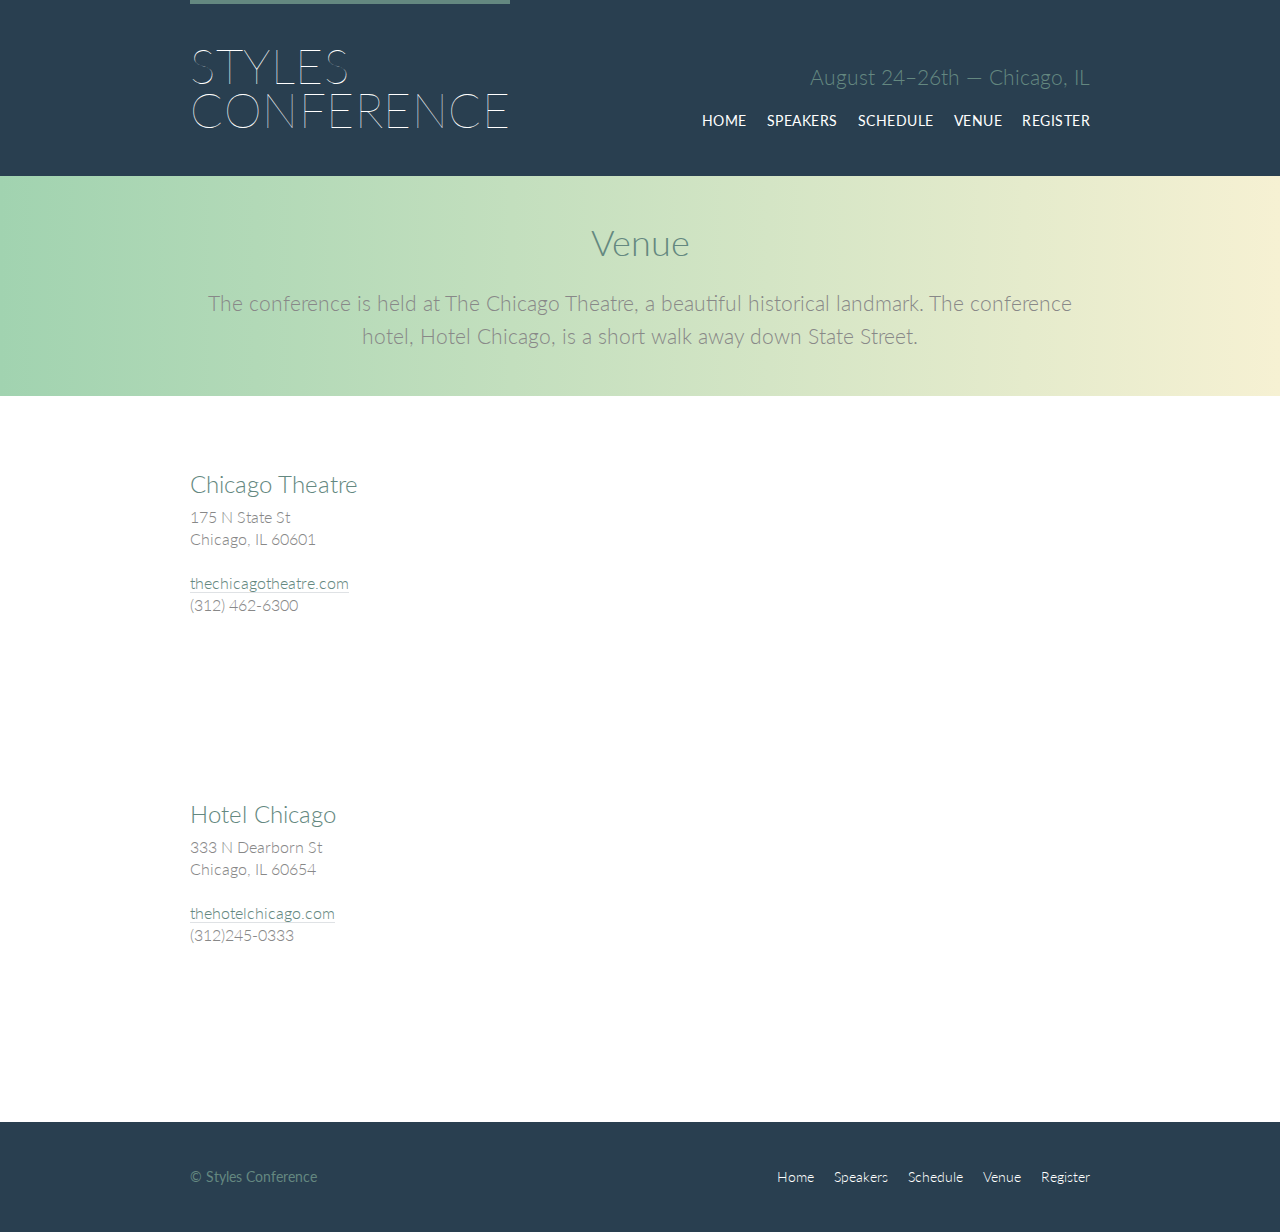
<file: venue.html>
<!DOCTYPE html>
<html lang="en">

  <head>
    <meta charset="utf-8">
    <title>Venue - Styles Conference</title>
    <link rel="stylesheet" href="assets/stylesheets/main.css">
    <link rel="stylesheet" href="https://fonts.googleapis.com/css2?family=Lato:ital,wght@0,100;0,300;0,400;1,100;1,300;1,400&display=swap">
  </head>

  <body>

    <!-- Header -->

    <header class="primary-header container group">

      <h1 class="logo">
        <a href="index.html">Styles <br> Conference</a>
      </h1>

      <h3 class="tagline">August 24&ndash;26th &mdash; Chicago, IL</h3>

      <nav class="nav primary-nav">
        <ul>
        <li><a href="index.html">Home</a></li><!--
        --><li><a href="speakers.html">Speakers</a></li><!--
        --><li><a href="schedule.html">Schedule</a></li><!--
        --><li><a href="venue.html">Venue</a></li><!--
        --><li><a href="register.html">Register</a></li>
        </ul>
      </nav>

    </header>

    <!-- Lead -->
    <section class="row-alt">

      <div class="lead container">
        <h1>Venue</h1>
        <p>The conference is held at The Chicago Theatre, a beautiful historical landmark. The conference hotel, Hotel Chicago, is a short walk away down State Street.</p>
      </div>

    </section>

    <!-- Main Content -->

    <section class="row">
      <div class="grid">

        <!-- Chicago Theatre -->

        <section class="venue-theatre">
          <div class="col-1-3">
            <h2>Chicago Theatre</h2>
            <p>175 N State St <br> Chicago, IL 60601</p>
            <p><a href="http://www.thechicagotheatre.com/">thechicagotheatre.com</a> <br> (312) 462-6300</p>
          </div><!--

        --><iframe class="venue-map col-2-3" src="https://www.google.com/maps/embed?pb=!1m18!1m12!1m3!1d47498.10920212286!2d-87.68730205124419!3d41.92227281939047!2m3!1f0!2f0!3f0!3m2!1i1024!2i768!4f13.1!3m3!1m2!1s0x880e2ca55810a493%3A0x4700ddf60fcbfad6!2sThe%20Chicago%20Theatre!5e0!3m2!1sen!2sus!4v1725854274021!5m2!1sen!2sus" width="600" height="450" style="border:0;" allowfullscreen="" loading="lazy" referrerpolicy="no-referrer-when-downgrade"></iframe>
        </section>

        <!-- Hotel Chicago -->

        <section class="venue-hotel">
          <div class="col-1-3">
            <h2>Hotel Chicago</h2>
            <p>333 N Dearborn St <br> Chicago, IL 60654</p>
            <p><a href="http://www.thehotelchicago.com/">thehotelchicago.com</a> <br> (312)245-0333</p>
          </div><!--

        --><iframe class="venue-map col-2-3" src="https://www.google.com/maps/embed?pb=!1m18!1m12!1m3!1d11847.542300551302!2d19.504259026310226!3d42.067071970874295!2m3!1f0!2f0!3f0!3m2!1i1024!2i768!4f13.1!3m3!1m2!1s0x134e01363a2a6c0b%3A0xfdc73fb2f284ed6e!2sHotel%20Chicago!5e0!3m2!1sen!2sus!4v1725854161451!5m2!1sen!2sus" width="600" height="450" style="border:0;" allowfullscreen="" loading="lazy" referrerpolicy="no-referrer-when-downgrade"></iframe>
        </section>

      </div>
    </section>

    <!-- Footer -->

    <footer class="primary-footer container group">

      <small>&copy; Styles Conference</small>

      <nav class="nav">
        <ul>
        <li><a href="index.html">Home</a></li><!--
        --><li><a href="speakers.html">Speakers</a></li><!--
        --><li><a href="schedule.html">Schedule</a></li><!--
        --><li><a href="venue.html">Venue</a></li><!--
        --><li><a href="register.html">Register</a></li>
        </ul>
      </nav>

    </footer>

  </body>
</html>
</file>
<file: assets/stylesheets/main.css>
/* http://meyerweb.com/eric/tools/css/reset/ 
   v2.0 | 20110126
   License: none (public domain)
*/

/*==============================
 CSS Reset
 ===============================
 */

html,
body,
div,
span,
applet,
object,
iframe,
h1,
h2,
h3,
h4,
h5,
h6,
p,
blockquote,
pre,
a,
abbr,
acronym,
address,
big,
cite,
code,
del,
dfn,
em,
img,
ins,
kbd,
q,
s,
samp,
small,
strike,
strong,
sub,
sup,
tt,
var,
b,
u,
i,
center,
dl,
dt,
dd,
ol,
ul,
li,
fieldset,
form,
label,
legend,
table,
caption,
tbody,
tfoot,
thead,
tr,
th,
td,
article,
aside,
canvas,
details,
embed,
figure,
figcaption,
footer,
header,
hgroup,
menu,
nav,
output,
ruby,
section,
summary,
time,
mark,
audio,
video {
  margin: 0;
  padding: 0;
  border: 0;
  font-size: 100%;
  font: inherit;
  vertical-align: baseline;
}


/*==============================
 HTML5 display-role reset for older browsers
 ===============================
 */

article,
aside,
details,
figcaption,
figure,
footer,
header,
hgroup,
menu,
nav,
section {
  display: block;
}

body {
  line-height: 1;
}

ol,
ul {
  list-style: none;
}

blockquote,
q {
  quotes: none;
}

blockquote:before,
blockquote:after,
q:before,
q:after {
  content: '';
  content: none;
}

table {
  border-collapse: collapse;
  border-spacing: 0;
}

/*==============================
 Custom styles
 ===============================
 */

body {
  background: #293f50;
  color: #888;
  /* the embedded web font or fonts represented by mutiple words should be wrapped around double quotation marks.*/
  font: 300 16px/22px "Lato", "Open Sans", "Helvetica Neue", Helvetica, Arial, sans-sefif;
}


/*==============================
 Grid
 ===============================
 */

/* change the default box mode to border-box mode to set rules for the browser to calculate the width and height of the html box. */
/* comma-seperated selectors: apply to all the elements and pseudo-elements(::after and ::before here) */
*,
*::before,
*::after {
  -webkit-box-sizing: border-box;
  -moz-box-sizing: border-box;
  /* for compatibility */
  box-sizing: border-box;
}

/* share some of the styles from the container rule set with the grid rule set. */
.container,
.grid {
  margin: 0 auto;
  width: 960px;
}

.container {
  padding-right: 30px;
  padding-left: 30px;
}

.grid,
.col-1-3,
.col-2-3 {
  padding-left: 15px;
  padding-right: 15px;
}

.col-1-3,
.col-2-3 {
  display: inline-block;
  vertical-align: top;
}

.col-1-3 {
  width: 33.33%;
}

.col-2-3 {
  width: 66.66%;
}


/*==============================
Clearfix
===============================
 */

.group::before,
.group::after {
  content: "";
  display: table;
}

.group::after {
  clear: both;
}

.group {
  clear: both;
  zoom: 1;
}


/*==============================
 Rows
 ===============================
 */

.row,
.row-alt {
  min-width: 960px;
}

.row {
  background: #fff;
  padding: 66px 0 44px 0;
}

.row-alt {
  background: #cbe2c1;
  background: -webkit-linear-gradient(to right, #a1d3b0, #f6f1d3);
  background: -moz-linear-gradient(to right, #a1d3b0, #f6f1d3);
  background: linear-gradient(to right, #a1d3b0, #f6f1d3);
  padding: 44px 0 22px 0;
}

/*==============================
  Typography
  ==============================
 */

h1,
h2,
h3,
h4 {
  color: #648880;
}

h1,
h3,
h5,
h4,
p {
  margin-bottom: 22px;
}


h1 {
  font-size: 36px;
  line-height: 44px;
}

h2 {
  font-size: 24px;
  line-height: 44px;
}

h3 {
  font-size: 21px;
}

h4 {
  font-size: 18px;
}

h5 {
  color: #a9b2b9;
  font-size: 14px;
  font-weight: 400;
  text-transform: uppercase;
}

strong {
  font-weight: 400;
}

cite,
em {
  font-style: italic;
}


/*==============================
 Leads
 ===============================
 */

.lead {
  text-align: center;
}

.lead p {
  font-size: 21px;
  line-height: 33px;
}


/*==============================
 Links
 ===============================
 */

a {
  color: #648880;
  text-decoration: none;
}

a:hover {
  color: #a9b2b9;
}

/* more control over the underline's appearance */
p a {
  border-bottom: 1px solid #dfe2e5;
}

.primary-header a,
.primary-footer a {
  color: #fff;
}

.primary-header a:hover,
.primary-footer a:hover {
  color: #648880;
}


/*==============================
 Buttons
 ===============================
 */

.btn {
  border-radius: 5px;
  /* inline-block elements flow with text and other inline elements--they dont start on a new line. But they can receive both the left-right and top-down information.
   * However, inline elements only respect horizontal padding and margins. bottons should be displayed as inline-block elements in that we can add padding around all four sides without issue. */
  color: #fff;
  cursor: pointer;
  display: inline-block;
  font-weight: 400;
  letter-spacing: .5px;
  margin: 0;
  text-transform: uppercase;
}

/* include styles specific to a button by using layered mutiple classes */
.btn-alt {
  /* the value of property `border` consists of 3 kinds of values: width, style, color.  */
  border: 1px solid #fff;
  /* 10px on the top and bottom; 30px on the left and rigth. */
  padding: 10px 30px;
}

.btn-alt:hover {
  /* background */
  background: #fff;
  /* foreground */
  color: #648880;
}

.btn-default {
  border: 0;
  background: #648880;
  padding: 11px 30px;
  font-size: 14px;
}

.btn-default:hover {
  background: #77a198;
}

/*==============================
 Primary header
 ===============================
 */

.logo {
  border-top: 4px solid #648880;
  float: left;
  font-size: 48px;
  font-weight: 100;
  letter-spacing: .5px;
  line-height: 44px;
  padding: 40px 0 22px 0;
  text-transform: uppercase;
}

.tagline {
  margin: 66px 0 22px 0;
  text-align: right;
}

.primary-nav {
  font-size: 14px;
  font-weight: 400;
  letter-spacing: .5px;
  text-transform: uppercase;
}

/*==============================
 Primary footer
 ===============================
 */

.primary-footer {
  color: #648880;
  font-size: 14px;
  padding-bottom: 44px;
  padding-top: 44px;
}

.primary-footer small {
  float: left;
  font-weight: 400;
}

/*==============================
 Navigation
 ===============================
 */

.nav {
  text-align: right;
}

.nav li {
  display: inline-block;
  margin: 0 10px;
  vertical-align: top;
}

.nav li:last-child {
  margin-right: 0;
}



/*==============================
 Home
 ===============================
*/

.hero {
  color: #fff;
  line-height: 44px;
  padding: 22px 80px 66px 80px;
  text-align: center;
}

.hero h2 {
  font-size: 36px;
}

.hero p {
  font-size: 24px;
  font-weight: 100;
}

.teaser a:hover h3 {
  color: #a9b2b9
}

.teaser img {
  border-radius: 5px;
  display: block;
  margin-bottom: 22px;
  max-width: 100%;
}


/*==============================
 Speakers
 ===============================
 */

.speaker-info {
  border: 1px solid #dfe2e5;
  border-radius: 5px;
  margin-top: 88px;
  padding-bottom: 22px;
  text-align: center;
}

.speaker {
  margin-bottom: 44px;
}

.speaker-info img {
  border-radius: 50%;
  height: 130px;
  margin: -66px 0 22px 0;
  vertical-align: top;
}

/*==============================
 Schedule
 ===============================
 */

table {
  margin-bottom: 44px;
  width: 100%;
}

table:last-child {
  margin-bottom: 0;
}

th,
td {
  padding-bottom: 22px;
  vertical-align: top;
}

th {
  padding-right: 45px;
  text-align: right;
  width: 20%;
}

td {
  width: 40%;
}

thead {
  line-height: 44px;
}

thead th {
  color: #648880;
  font-size: 24px;
}

tbody th {
  color: #a9b2b9;
  font-size: 14px;
  font-weight: 400;
  padding-top: 22px;
  text-transform: uppercase;
}

tbody td {
  border-top: 1px solid #dfe2e5;
  padding-top: 21px;
}

tbody td:first-of-type {
  padding-right: 15px;
}

tbody td:last-of-type {
  padding-left: 15px;
}

tbody td:only-of-type {
  padding-left: 0;
  padding-right: 0;
}

table a {
  color: #888;
}

table h4 {
  margin-bottom: 0;
}

.schedule-offset {
  color: #a9b2b9;
}

/*==============================
 Venue
 ===============================
 */

.venue-theatre {
  margin-bottom: 66px;
}

.venue-hotel {
  margin-bottom: 22px;
}

.venue-map {
  height: 264px;
}

/*==============================
 Register
 ===============================
 */

.why-attend {
  list-style: square;
  margin: 0 0 22px 30px;
}

form {
  margin-bottom: 22px;
}

input,
select,
textarea {
  font: 300 16px/22px "Lato", "Open Sans", "Helvetica Neue", Helvetica, Arial, sans-sefif;
}

.register-group label {
  color: #648880;
  cursor: pointer;
  font-weight: 400;
}

.register-group input,
.register-group select,
.register-group textarea {
  border: 1px solid #c6c9cc;
  border-radius: 5px;
  color: #888;
  display: block;
  margin: 5px 0 27px 0;
  padding: 5px 8px;
}

.register-group input,
.register-group textarea {
  width: 100%;
}

.register-group select {
  height: 34px;
  width: 60px;
}

.register-group textarea {
  height: 78px;
}
</file>
